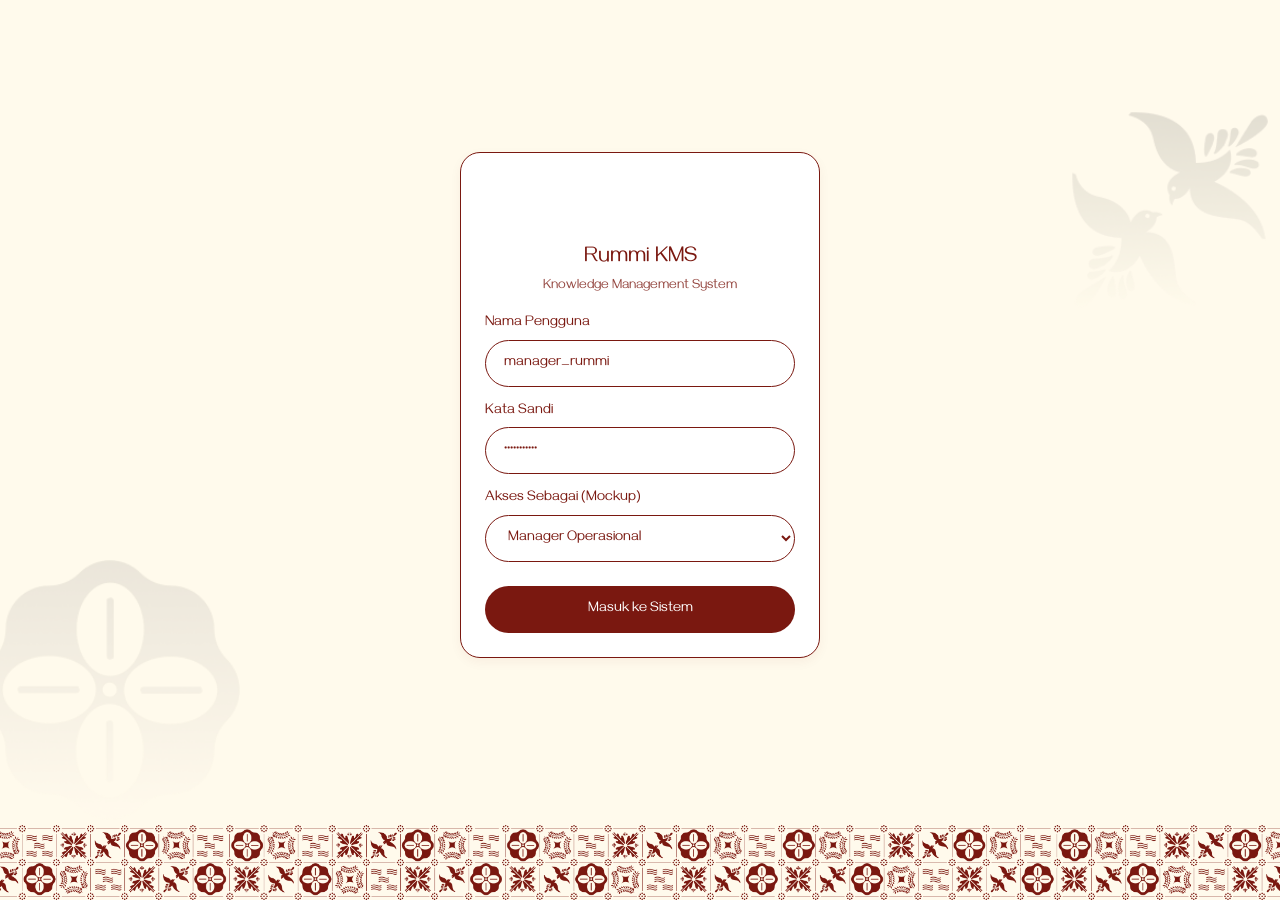
<file: index.html>
<!DOCTYPE html>
<html lang="id">
<head>
    <meta charset="UTF-8">
    <meta name="viewport" content="width=device-width, initial-scale=1.0">
    <title>Masuk - Rummi KMS</title>
    <link rel="preconnect" href="https://fonts.googleapis.com">
    <link rel="preconnect" href="https://fonts.gstatic.com" crossorigin>
    <link href="https://fonts.googleapis.com/css2?family=Gayathri:wght@400;700&display=swap" rel="stylesheet">
    <link rel="stylesheet" href="./assets/css/style.css">
</head>
<body>

    <!-- Ornamen Latar Belakang -->
    <div class="ornament-bg-top">
        <img src="assets/img/burung.png" alt="" onerror="this.style.display='none';">
    </div>
    <div class="ornament-bg-bottom">
        <img src="assets/img/kopi.png" alt="" onerror="this.style.display='none';">
    </div>

    <main class="staff-container" style="justify-content: center; min-height: 100vh; padding-top: 20px;">
        <!-- Kartu Login Form -->
        <div class="staff-detail-card" style="max-width: 360px; text-align: center;">
            <div style="margin-bottom: 16px;">
                <img src="assets/img/logo.png" alt="Rummi Logo" style="max-width: 130px; height: auto;" onerror="this.style.display='none';">
                <h1 class="form-card-title" style="margin-top: 10px; margin-bottom: 2px;">Rummi KMS</h1>
                <p style="font-size: 0.9rem; color: #7A1810; opacity: 0.8;">Knowledge Management System</p>
            </div>

            <form onsubmit="handleLoginSubmit(event)" class="user-pill-form">
                <div class="form-group-custom">
                    <label class="form-label-custom">Nama Pengguna</label>
                    <input type="text" id="username" class="input-pill-small" value="manager_rummi" placeholder="Username..." required>
                </div>

                <div class="form-group-custom">
                    <label class="form-label-custom">Kata Sandi</label>
                    <input type="password" id="password" class="input-pill-small" value="password123" placeholder="Kata sandi..." required>
                </div>

                <div class="form-group-custom">
                    <label class="form-label-custom">Akses Sebagai (Mockup)</label>
                    <select id="userRole" class="input-pill-small select-pill">
                        <option value="Manager">Manager Operasional</option>
                        <option value="Staff">Staf Bar / Barista</option>
                    </select>
                </div>

                <button type="submit" class="btn-submit-pill" style="margin-top: 10px;">
                    Masuk ke Sistem
                </button>
            </form>
        </div>
    </main>

    <!-- Pita Batik Bawah Statis -->
    <div class="bottom-batik-band"></div>

    <script>
        function handleLoginSubmit(e) {
            e.preventDefault();
            const role = document.getElementById('userRole').value;
            localStorage.setItem('rummi_user_role', role.toLowerCase());
            
            // Redirect sesuai pilihan role
            if (role === 'Manager') {
                window.location.href = 'dashboard.html';
            } else {
                window.location.href = 'catalog.html';
            }
        }
    </script>
</body>
</html>
</file>
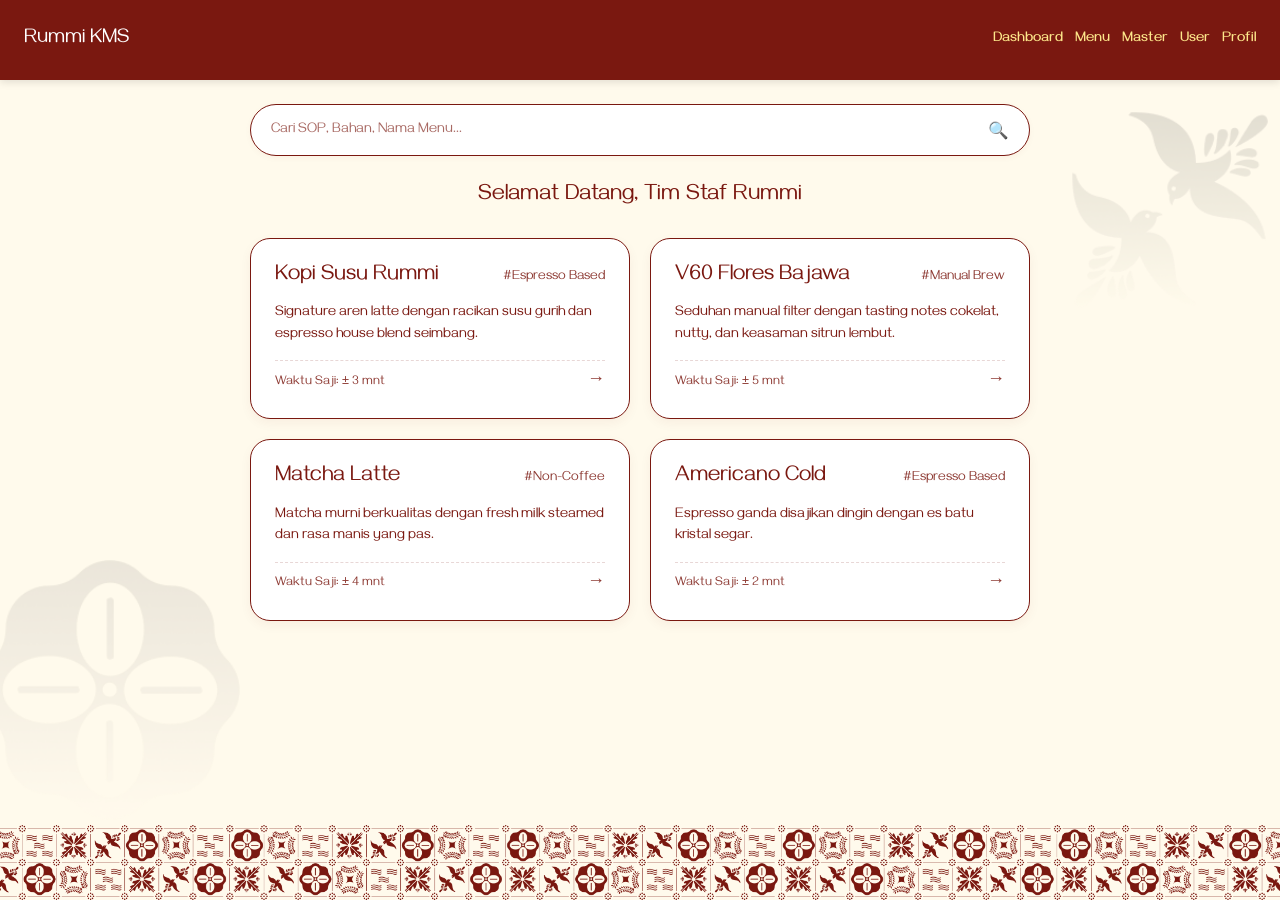
<file: catalog.html>
<!DOCTYPE html>
<html lang="id">
<head>
    <meta charset="UTF-8">
    <meta name="viewport" content="width=device-width, initial-scale=1.0">
    <title>Katalog Menu & SOP - Rummi</title>
    <!-- Google Fonts Gayathri sesuai style.css -->
    <link rel="preconnect" href="https://fonts.googleapis.com">
    <link rel="preconnect" href="https://fonts.gstatic.com" crossorigin>
    <link href="https://fonts.googleapis.com/css2?family=Gayathri:wght@400;700&display=swap" rel="stylesheet">
    <link rel="stylesheet" href="./assets/css/style.css">
</head>
<body>

    <!-- Topbar Navigasi Header -->
    <header class="app-topbar">
        <a href="catalog.html" class="topbar-btn">Rummi KMS</a>
        <nav class="topbar-manager-nav">
            <a href="dashboard.html" class="topbar-link">Dashboard</a>
            <a href="menu-manage.html" class="topbar-link">Menu</a>
            <a href="master-manage.html" class="topbar-link">Master</a>
            <a href="user-manage.html" class="topbar-link">User</a>
            <a href="profile.html" class="topbar-link">Profil</a>
        </nav>
    </header>

    <!-- Ornamen Latar Belakang -->
    <div class="ornament-bg-top">
        <img src="assets/img/burung.png" alt="" onerror="this.style.display='none';">
    </div>
    <div class="ornament-bg-bottom">
        <img src="assets/img/kopi.png" alt="" onerror="this.style.display='none';">
    </div>

    <!-- Konten Utama Staf/Manager -->
    <main class="staff-container">
        <!-- Search Bar Kapsul Putih Berbingkai Marun -->
        <form class="search-form-pill" id="searchForm" onsubmit="event.preventDefault(); handleSearch();">
            <input 
                type="text" 
                id="searchInput" 
                class="search-input-pill" 
                placeholder="Cari SOP, Bahan, Nama Menu..." 
                autocomplete="off"
            >
            <button type="submit" class="search-submit-icon" aria-label="Cari">🔍</button>
        </form>

        <!-- Teks Sambutan Pengguna -->
        <div class="welcome-heading">
            Selamat Datang, Tim Staf Rummi
        </div>

        <div class="search-meta" id="searchMeta" style="display: none;">
            Menampilkan hasil untuk: <strong id="searchQueryText"></strong>
            <a href="#" class="reset-link" onclick="resetSearch(event)">✕ Reset</a>
        </div>

        <!-- Grid Kartu Menu -->
        <div class="menu-cards-list" id="menuCardsList">
            <!-- Kartu di-render otomatis melalui JavaScript di bawah -->
        </div>
    </main>

    <!-- Pita Batik Bawah -->
    <div class="bottom-batik-band"></div>

    <script>
        // Mock Data Menu Katalog
        const mockMenus = [
            {
                id: 1,
                name: "Kopi Susu Rummi",
                category_name: "Espresso Based",
                description: "Signature aren latte dengan racikan susu gurih dan espresso house blend seimbang.",
                serving_time_minutes: 3
            },
            {
                id: 2,
                name: "V60 Flores Bajawa",
                category_name: "Manual Brew",
                description: "Seduhan manual filter dengan tasting notes cokelat, nutty, dan keasaman sitrun lembut.",
                serving_time_minutes: 5
            },
            {
                id: 3,
                name: "Matcha Latte",
                category_name: "Non-Coffee",
                description: "Matcha murni berkualitas dengan fresh milk steamed dan rasa manis yang pas.",
                serving_time_minutes: 4
            },
            {
                id: 4,
                name: "Americano Cold",
                category_name: "Espresso Based",
                description: "Espresso ganda disajikan dingin dengan es batu kristal segar.",
                serving_time_minutes: 2
            }
        ];

        function renderMenus(items) {
            const container = document.getElementById('menuCardsList');
            if (!items.length) {
                container.innerHTML = `
                    <div style="text-align: center; color: #94a3b8; padding: 24px 0;">
                        <p>Tidak ditemukan SOP atau formula menu yang sesuai.</p>
                    </div>`;
                return;
            }

            container.innerHTML = items.map(m => `
                <a href="recipe-detail.html?id=${m.id}" class="staff-menu-card">
                    <div class="card-inner">
                        <div class="card-title-row">
                            <h2 class="card-menu-title">${m.name}</h2>
                            ${m.category_name ? `<span class="card-tag">#${m.category_name}</span>` : ''}
                        </div>
                        <p class="card-menu-desc">${m.description}</p>
                        <div class="card-footer-info">
                            <span>Waktu Saji: ± ${m.serving_time_minutes} mnt</span>
                            <span class="card-arrow">&rarr;</span>
                        </div>
                    </div>
                </a>
            `).join('');
        }

        function handleSearch() {
            const query = document.getElementById('searchInput').value.trim().toLowerCase();
            const meta = document.getElementById('searchMeta');
            const queryText = document.getElementById('queryText');

            if (query) {
                meta.style.display = 'block';
                document.getElementById('searchQueryText').textContent = `"${query}"`;
                const filtered = mockMenus.filter(m => 
                    m.name.toLowerCase().includes(query) || 
                    m.description.toLowerCase().includes(query) ||
                    (m.category_name && m.category_name.toLowerCase().includes(query))
                );
                renderMenus(filtered);
            } else {
                meta.style.display = 'none';
                renderMenus(mockMenus);
            }
        }

        function resetSearch(e) {
            e.preventDefault();
            document.getElementById('searchInput').value = '';
            document.getElementById('searchMeta').style.display = 'none';
            renderMenus(mockMenus);
        }

        // Jalankan render awal saat halaman dimuat
        document.addEventListener('DOMContentLoaded', () => {
            renderMenus(mockMenus);
        });
    </script>
</body>
</html>
</file>
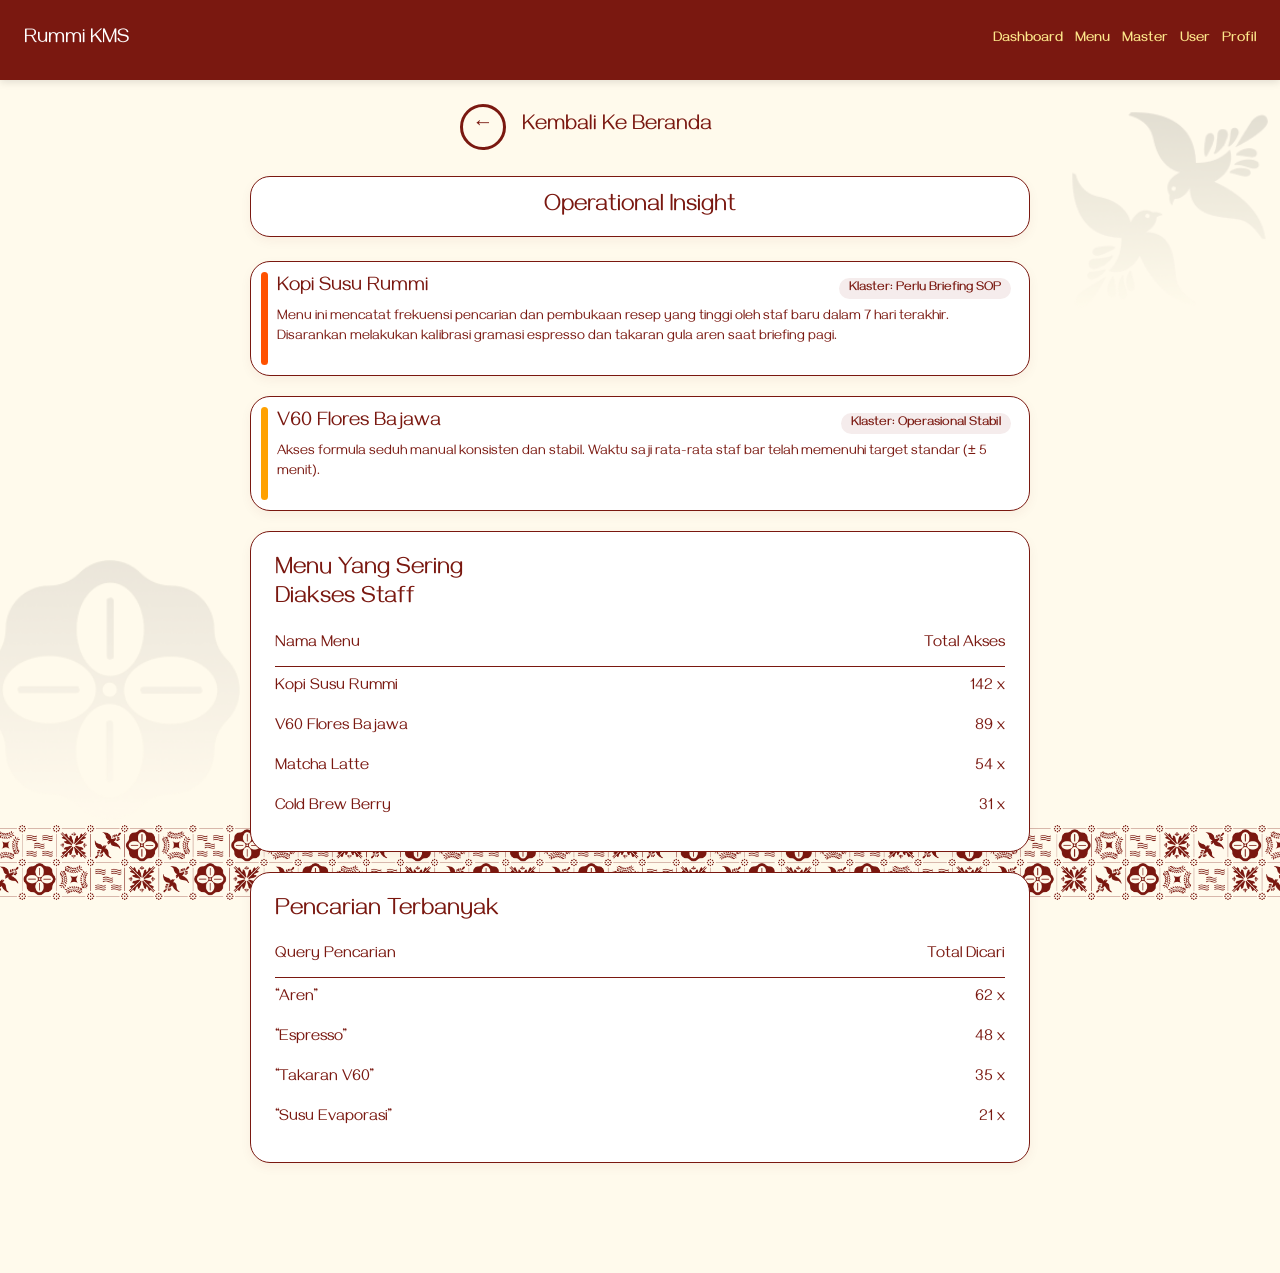
<file: dashboard.html>
<!DOCTYPE html>
<html lang="id">
<head>
    <meta charset="UTF-8">
    <meta name="viewport" content="width=device-width, initial-scale=1.0">
    <title>Operational Insight Dashboard - Rummi KMS</title>
    <link rel="preconnect" href="https://fonts.googleapis.com">
    <link rel="preconnect" href="https://fonts.gstatic.com" crossorigin>
    <link href="https://fonts.googleapis.com/css2?family=Gayathri:wght@400;700&display=swap" rel="stylesheet">
    <link rel="stylesheet" href="./assets/css/style.css">
</head>
<body>

    <!-- Topbar Navigasi -->
    <header class="app-topbar">
        <a href="catalog.html" class="topbar-btn">Rummi KMS</a>
        <nav class="topbar-manager-nav">
            <a href="dashboard.html" class="topbar-link">Dashboard</a>
            <a href="menu-manage.html" class="topbar-link">Menu</a>
            <a href="master-manage.html" class="topbar-link">Master</a>
            <a href="user-manage.html" class="topbar-link">User</a>
            <a href="profile.html" class="topbar-link">Profil</a>
        </nav>
    </header>

    <!-- Ornamen Latar Belakang Statis -->
    <div class="ornament-bg-top">
        <img src="assets/img/burung.png" alt="" onerror="this.style.display='none';">
    </div>
    <div class="ornament-bg-bottom">
        <img src="assets/img/kopi.png" alt="" onerror="this.style.display='none';">
    </div>

    <main class="staff-container detail-page-flow">
        <!-- Tombol Kembali Bundar Marun -->
        <div class="back-nav-row" style="max-width: 360px;">
            <a href="catalog.html" class="back-circle-btn" title="Kembali ke Beranda">
                &larr;
            </a>
            <span class="back-nav-label">Kembali Ke Beranda</span>
        </div>

        <!-- KARTU 1: HEADER JUDUL DASHBOARD -->
        <div class="staff-detail-card dashboard-badge-header">
            <h1 class="dashboard-badge-title">Operational Insight</h1>
        </div>

        <!-- KARTU 2 & 3: HASIL KLASTER & ANALISIS LOG OPERASIONAL -->
        <div class="staff-detail-card insight-card-item">
            <!-- Bar Indikator Oranye Klaster Intensif -->
            <div class="cluster-indicator-bar" style="background-color: #FF5100;"></div>

            <div class="insight-content-body">
                <div class="insight-header-row">
                    <h2 class="insight-menu-name">Kopi Susu Rummi</h2>
                    <span class="insight-cluster-label">Klaster: Perlu Briefing SOP</span>
                </div>
                <p class="insight-description-text">
                    Menu ini mencatat frekuensi pencarian dan pembukaan resep yang tinggi oleh staf baru dalam 7 hari terakhir. Disarankan melakukan kalibrasi gramasi espresso dan takaran gula aren saat briefing pagi.
                </p>
            </div>
        </div>

        <div class="staff-detail-card insight-card-item">
            <!-- Bar Indikator Kuning/Emas Klaster Stabil -->
            <div class="cluster-indicator-bar" style="background-color: #FFA100;"></div>

            <div class="insight-content-body">
                <div class="insight-header-row">
                    <h2 class="insight-menu-name">V60 Flores Bajawa</h2>
                    <span class="insight-cluster-label">Klaster: Operasional Stabil</span>
                </div>
                <p class="insight-description-text">
                    Akses formula seduh manual konsisten dan stabil. Waktu saji rata-rata staf bar telah memenuhi target standar (± 5 menit).
                </p>
            </div>
        </div>

        <!-- KARTU 4: MENU YANG SERING DIAKSES STAF -->
        <div class="staff-detail-card dashboard-table-card">
            <h2 class="dashboard-table-title">Menu Yang Sering<br>Diakses Staff</h2>

            <div class="dashboard-table-wrap">
                <table class="dashboard-custom-table">
                    <thead>
                        <tr>
                            <th class="th-left">Nama Menu</th>
                            <th class="th-right">Total Akses</th>
                        </tr>
                    </thead>
                    <tbody>
                        <tr>
                            <td class="td-left">Kopi Susu Rummi</td>
                            <td class="td-right">142 x</td>
                        </tr>
                        <tr>
                            <td class="td-left">V60 Flores Bajawa</td>
                            <td class="td-right">89 x</td>
                        </tr>
                        <tr>
                            <td class="td-left">Matcha Latte</td>
                            <td class="td-right">54 x</td>
                        </tr>
                        <tr>
                            <td class="td-left">Cold Brew Berry</td>
                            <td class="td-right">31 x</td>
                        </tr>
                    </tbody>
                </table>
            </div>
        </div>

        <!-- KARTU 5: PENCARIAN TERBANYAK -->
        <div class="staff-detail-card dashboard-table-card">
            <h2 class="dashboard-table-title">Pencarian Terbanyak</h2>

            <div class="dashboard-table-wrap">
                <table class="dashboard-custom-table">
                    <thead>
                        <tr>
                            <th class="th-left">Query Pencarian</th>
                            <th class="th-right">Total Dicari</th>
                        </tr>
                    </thead>
                    <tbody>
                        <tr>
                            <td class="td-left">“Aren”</td>
                            <td class="td-right">62 x</td>
                        </tr>
                        <tr>
                            <td class="td-left">“Espresso”</td>
                            <td class="td-right">48 x</td>
                        </tr>
                        <tr>
                            <td class="td-left">“Takaran V60”</td>
                            <td class="td-right">35 x</td>
                        </tr>
                        <tr>
                            <td class="td-left">“Susu Evaporasi”</td>
                            <td class="td-right">21 x</td>
                        </tr>
                    </tbody>
                </table>
            </div>
        </div>
    </main>

    <!-- Pita Batik Bawah Statis -->
    <div class="bottom-batik-band"></div>
</body>
</html>
</file>
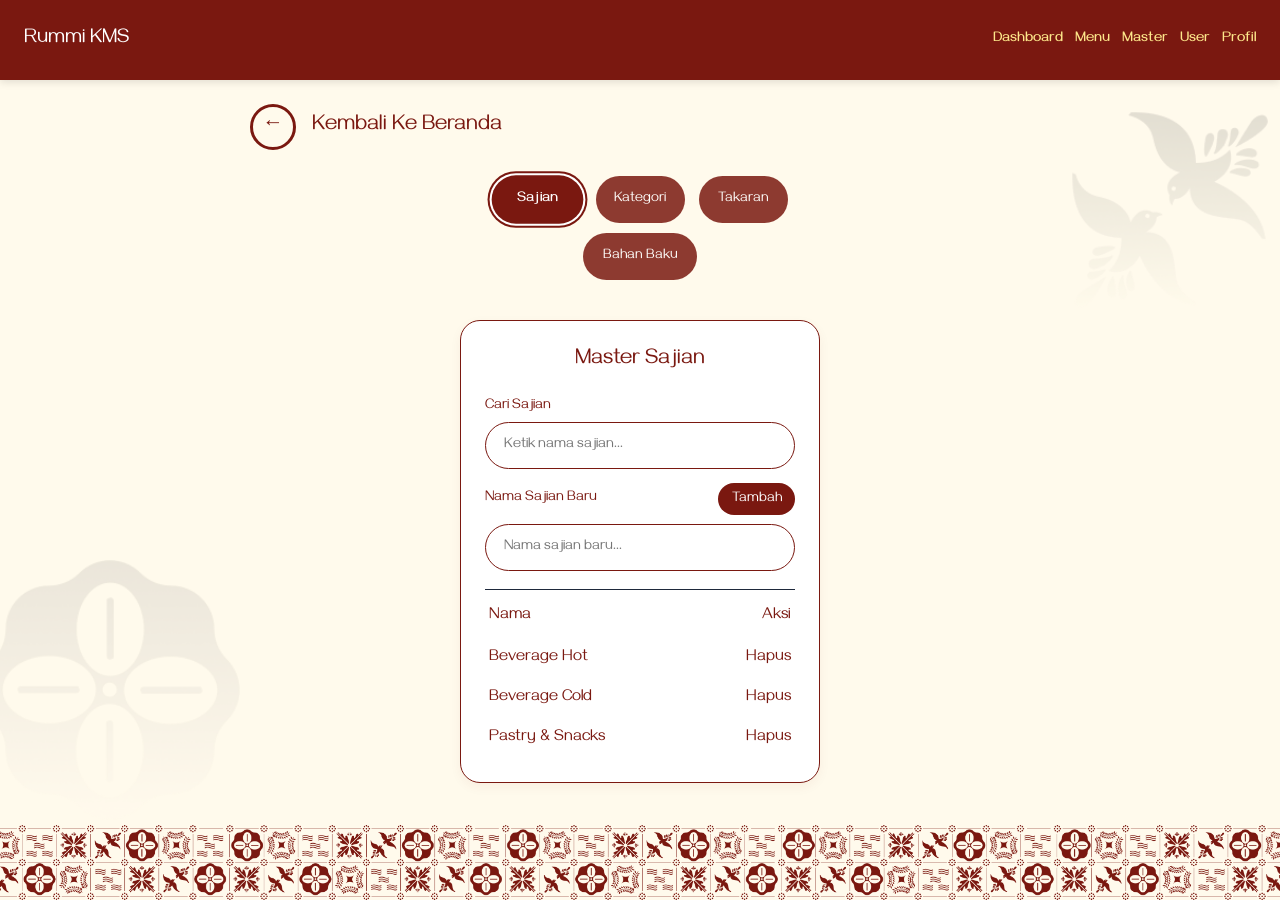
<file: master-manage.html>
<!DOCTYPE html>
<html lang="id">
<head>
    <meta charset="UTF-8">
    <meta name="viewport" content="width=device-width, initial-scale=1.0">
    <title>Master Data - Rummi KMS</title>
    <link rel="preconnect" href="https://fonts.googleapis.com">
    <link rel="preconnect" href="https://fonts.gstatic.com" crossorigin>
    <link href="https://fonts.googleapis.com/css2?family=Gayathri:wght@400;700&display=swap" rel="stylesheet">
    <link rel="stylesheet" href="./assets/css/style.css">
</head>
<body>

    <!-- Topbar Navigasi -->
    <header class="app-topbar">
        <a href="catalog.html" class="topbar-btn">Rummi KMS</a>
        <nav class="topbar-manager-nav">
            <a href="dashboard.html" class="topbar-link">Dashboard</a>
            <a href="menu-manage.html" class="topbar-link">Menu</a>
            <a href="master-manage.html" class="topbar-link">Master</a>
            <a href="user-manage.html" class="topbar-link">User</a>
            <a href="profile.html" class="topbar-link">Profil</a>
        </nav>
    </header>

    <!-- Ornamen Latar Belakang -->
    <div class="ornament-bg-top">
        <img src="assets/img/burung.png" alt="" onerror="this.style.display='none';">
    </div>
    <div class="ornament-bg-bottom">
        <img src="assets/img/kopi.png" alt="" onerror="this.style.display='none';">
    </div>

    <main class="staff-container detail-page-flow">
        <!-- Tombol Kembali Bundar Marun -->
        <div class="back-nav-row">
            <a href="catalog.html" class="back-circle-btn" title="Kembali ke Beranda">
                &larr;
            </a>
            <span class="back-nav-label">Kembali Ke Beranda</span>
        </div>

        <!-- PILIHAN TAB MASTER ENTITAS -->
        <div class="master-tab-group">
            <div class="tab-row-1">
                <button type="button" class="tab-pill active" onclick="switchTab('sajian', this)">Sajian</button>
                <button type="button" class="tab-pill" onclick="switchTab('kategori', this)">Kategori</button>
                <button type="button" class="tab-pill" onclick="switchTab('takaran', this)">Takaran</button>
            </div>
            <div class="tab-row-2">
                <button type="button" class="tab-pill tab-pill-wide" onclick="switchTab('bahan', this)">Bahan Baku</button>
            </div>
        </div>

        <!-- 1. TAB: MASTER SAJIAN -->
        <div id="tab-sajian" class="master-card-section active">
            <div class="staff-detail-card master-card-box">
                <h2 class="form-card-title">Master Sajian</h2>

                <div class="form-group-custom">
                    <label class="form-label-custom">Cari Sajian</label>
                    <input type="text" class="input-pill-small" onkeyup="filterMasterTable(this, 'table-sajian')" placeholder="Ketik nama sajian...">
                </div>

                <form onsubmit="handleQuickAdd(event, 'table-sajian', 'inputSajian')" class="add-master-form">
                    <div class="form-group-custom" style="width: 100%;">
                        <div style="display: flex; justify-content: space-between; align-items: center; margin-bottom: 4px;">
                            <label class="form-label-custom">Nama Sajian Baru</label>
                            <button type="submit" class="btn-quick-add">Tambah</button>
                        </div>
                        <input type="text" id="inputSajian" class="input-pill-small" placeholder="Nama sajian baru..." required>
                    </div>
                </form>

                <div class="master-table-wrap">
                    <table class="master-custom-table" id="table-sajian">
                        <thead>
                            <tr>
                                <th class="th-name">Nama</th>
                                <th class="th-action">Aksi</th>
                            </tr>
                        </thead>
                        <tbody>
                            <tr>
                                <td class="td-name">Beverage Hot</td>
                                <td class="td-action"><a href="#" onclick="deleteTableRow(this, event)" class="link-delete">Hapus</a></td>
                            </tr>
                            <tr>
                                <td class="td-name">Beverage Cold</td>
                                <td class="td-action"><a href="#" onclick="deleteTableRow(this, event)" class="link-delete">Hapus</a></td>
                            </tr>
                            <tr>
                                <td class="td-name">Pastry & Snacks</td>
                                <td class="td-action"><a href="#" onclick="deleteTableRow(this, event)" class="link-delete">Hapus</a></td>
                            </tr>
                        </tbody>
                    </table>
                </div>
            </div>
        </div>

        <!-- 2. TAB: MASTER KATEGORI -->
        <div id="tab-kategori" class="master-card-section">
            <div class="staff-detail-card master-card-box">
                <h2 class="form-card-title">Master Kategori</h2>

                <div class="form-group-custom">
                    <label class="form-label-custom">Cari Kategori</label>
                    <input type="text" class="input-pill-small" onkeyup="filterMasterTable(this, 'table-kategori')" placeholder="Ketik nama kategori...">
                </div>

                <form onsubmit="handleCategoryAdd(event)" class="add-master-form">
                    <div class="form-group-custom" style="width: 100%;">
                        <label class="form-label-custom">Pilih Sajian</label>
                        <select id="selectCatSajian" class="input-pill-small select-pill" required>
                            <option value="Beverage Cold">Beverage Cold</option>
                            <option value="Beverage Hot">Beverage Hot</option>
                            <option value="Pastry & Snacks">Pastry & Snacks</option>
                        </select>
                    </div>
                    <div class="form-group-custom" style="width: 100%; margin-top: 10px;">
                        <div style="display: flex; justify-content: space-between; align-items: center; margin-bottom: 4px;">
                            <label class="form-label-custom">Nama Kategori Baru</label>
                            <button type="submit" class="btn-quick-add">Tambah</button>
                        </div>
                        <input type="text" id="inputCatName" class="input-pill-small" placeholder="Nama kategori baru..." required>
                    </div>
                </form>

                <div class="master-table-wrap">
                    <table class="master-custom-table" id="table-kategori">
                        <thead>
                            <tr>
                                <th class="th-name">Kategori (Sajian)</th>
                                <th class="th-action">Aksi</th>
                            </tr>
                        </thead>
                        <tbody>
                            <tr>
                                <td class="td-name">Espresso Based <small style="color: #64748b;">(Beverage Cold)</small></td>
                                <td class="td-action"><a href="#" onclick="deleteTableRow(this, event)" class="link-delete">Hapus</a></td>
                            </tr>
                            <tr>
                                <td class="td-name">Manual Brew <small style="color: #64748b;">(Beverage Hot)</small></td>
                                <td class="td-action"><a href="#" onclick="deleteTableRow(this, event)" class="link-delete">Hapus</a></td>
                            </tr>
                            <tr>
                                <td class="td-name">Signature Mocktail <small style="color: #64748b;">(Beverage Cold)</small></td>
                                <td class="td-action"><a href="#" onclick="deleteTableRow(this, event)" class="link-delete">Hapus</a></td>
                            </tr>
                        </tbody>
                    </table>
                </div>
            </div>
        </div>

        <!-- 3. TAB: MASTER TAKARAN -->
        <div id="tab-takaran" class="master-card-section">
            <div class="staff-detail-card master-card-box">
                <h2 class="form-card-title">Master Satuan Takaran</h2>

                <div class="form-group-custom">
                    <label class="form-label-custom">Cari Satuan</label>
                    <input type="text" class="input-pill-small" onkeyup="filterMasterTable(this, 'table-takaran')" placeholder="Ketik nama atau singkatan...">
                </div>

                <form onsubmit="handleUnitAdd(event)" class="add-master-form">
                    <div style="display: flex; justify-content: space-between; align-items: center; margin-bottom: 4px;">
                        <label class="form-label-custom">Nama & Singkatan Baru</label>
                        <button type="submit" class="btn-quick-add">Tambah</button>
                    </div>
                    <div style="display: flex; gap: 8px;">
                        <input type="text" id="inputUnitName" class="input-pill-small" style="flex: 2;" placeholder="Nama (cth: Mililiter)" required>
                        <input type="text" id="inputUnitAbbr" class="input-pill-small" style="flex: 1;" placeholder="Singkatan (ml)" required>
                    </div>
                </form>

                <div class="master-table-wrap">
                    <table class="master-custom-table" id="table-takaran">
                        <thead>
                            <tr>
                                <th class="th-name">Satuan</th>
                                <th class="th-action">Aksi</th>
                            </tr>
                        </thead>
                        <tbody>
                            <tr>
                                <td class="td-name">Mililiter (ml)</td>
                                <td class="td-action"><a href="#" onclick="deleteTableRow(this, event)" class="link-delete">Hapus</a></td>
                            </tr>
                            <tr>
                                <td class="td-name">Gram (gr)</td>
                                <td class="td-action"><a href="#" onclick="deleteTableRow(this, event)" class="link-delete">Hapus</a></td>
                            </tr>
                            <tr>
                                <td class="td-name">Sendok Takar (pump)</td>
                                <td class="td-action"><a href="#" onclick="deleteTableRow(this, event)" class="link-delete">Hapus</a></td>
                            </tr>
                        </tbody>
                    </table>
                </div>
            </div>
        </div>

        <!-- 4. TAB: MASTER BAHAN BAKU -->
        <div id="tab-bahan" class="master-card-section">
            <div class="staff-detail-card master-card-box">
                <h2 class="form-card-title">Master Bahan Baku</h2>

                <div class="form-group-custom">
                    <label class="form-label-custom">Cari Bahan Baku</label>
                    <input type="text" class="input-pill-small" onkeyup="filterMasterTable(this, 'table-bahan')" placeholder="Ketik nama bahan...">
                </div>

                <form onsubmit="handleQuickAdd(event, 'table-bahan', 'inputBahan')" class="add-master-form">
                    <div class="form-group-custom" style="width: 100%;">
                        <div style="display: flex; justify-content: space-between; align-items: center; margin-bottom: 4px;">
                            <label class="form-label-custom">Nama Bahan Baku Baru</label>
                            <button type="submit" class="btn-quick-add">Tambah</button>
                        </div>
                        <input type="text" id="inputBahan" class="input-pill-small" placeholder="Nama bahan baru..." required>
                    </div>
                </form>

                <div class="master-table-wrap">
                    <table class="master-custom-table" id="table-bahan">
                        <thead>
                            <tr>
                                <th class="th-name">Nama Bahan</th>
                                <th class="th-action">Aksi</th>
                            </tr>
                        </thead>
                        <tbody>
                            <tr>
                                <td class="td-name">Espresso House Blend</td>
                                <td class="td-action"><a href="#" onclick="deleteTableRow(this, event)" class="link-delete">Hapus</a></td>
                            </tr>
                            <tr>
                                <td class="td-name">Fresh Milk Pasteurised</td>
                                <td class="td-action"><a href="#" onclick="deleteTableRow(this, event)" class="link-delete">Hapus</a></td>
                            </tr>
                            <tr>
                                <td class="td-name">Sirup Gula Aren Rummi</td>
                                <td class="td-action"><a href="#" onclick="deleteTableRow(this, event)" class="link-delete">Hapus</a></td>
                            </tr>
                        </tbody>
                    </table>
                </div>
            </div>
        </div>
    </main>

    <!-- Pita Batik Bawah -->
    <div class="bottom-batik-band"></div>

    <script>
        function switchTab(tabName, btnElement) {
            document.querySelectorAll('.master-card-section').forEach(sec => sec.classList.remove('active'));
            document.querySelectorAll('.tab-pill').forEach(btn => btn.classList.remove('active'));

            document.getElementById('tab-' + tabName).classList.add('active');
            btnElement.classList.add('active');
        }

        function filterMasterTable(input, tableId) {
            const filter = input.value.toLowerCase();
            const rows = document.querySelectorAll('#' + tableId + ' tbody tr');
            rows.forEach(row => {
                const text = row.querySelector('.td-name')?.textContent.toLowerCase() || '';
                row.style.display = text.includes(filter) ? '' : 'none';
            });
        }

        function deleteTableRow(link, e) {
            e.preventDefault();
            if (confirm('Hapus item ini dari data master?')) {
                link.closest('tr').remove();
            }
        }

        function handleQuickAdd(e, tableId, inputId) {
            e.preventDefault();
            const input = document.getElementById(inputId);
            const val = input.value.trim();
            if (!val) return;

            const tbody = document.querySelector('#' + tableId + ' tbody');
            const row = document.createElement('tr');
            row.innerHTML = `
                <td class="td-name">${val}</td>
                <td class="td-action"><a href="#" onclick="deleteTableRow(this, event)" class="link-delete">Hapus</a></td>
            `;
            tbody.prepend(row);
            input.value = '';
        }

        function handleCategoryAdd(e) {
            e.preventDefault();
            const name = document.getElementById('inputCatName').value.trim();
            const sajian = document.getElementById('selectCatSajian').value;
            if (!name) return;

            const tbody = document.querySelector('#table-kategori tbody');
            const row = document.createElement('tr');
            row.innerHTML = `
                <td class="td-name">${name} <small style="color: #64748b;">(${sajian})</small></td>
                <td class="td-action"><a href="#" onclick="deleteTableRow(this, event)" class="link-delete">Hapus</a></td>
            `;
            tbody.prepend(row);
            document.getElementById('inputCatName').value = '';
        }

        function handleUnitAdd(e) {
            e.preventDefault();
            const name = document.getElementById('inputUnitName').value.trim();
            const abbr = document.getElementById('inputUnitAbbr').value.trim();
            if (!name || !abbr) return;

            const tbody = document.querySelector('#table-takaran tbody');
            const row = document.createElement('tr');
            row.innerHTML = `
                <td class="td-name">${name} (${abbr})</td>
                <td class="td-action"><a href="#" onclick="deleteTableRow(this, event)" class="link-delete">Hapus</a></td>
            `;
            tbody.prepend(row);
            document.getElementById('inputUnitName').value = '';
            document.getElementById('inputUnitAbbr').value = '';
        }
    </script>
</body>
</html>
</file>
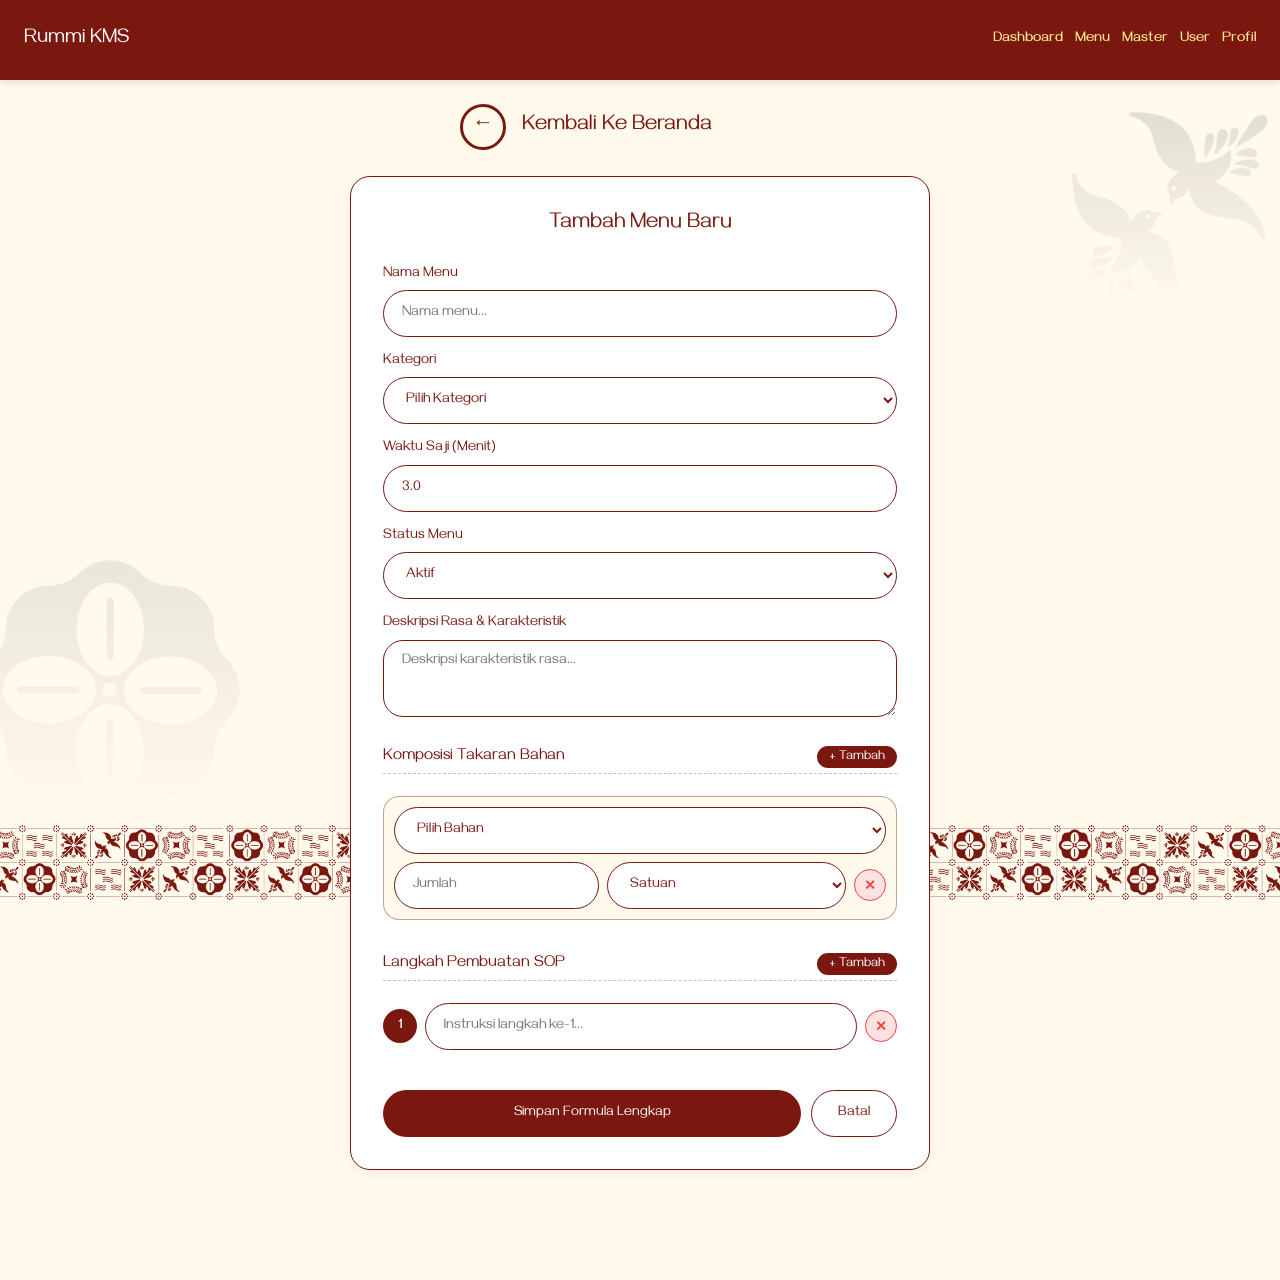
<file: menu-form.html>
<!DOCTYPE html>
<html lang="id">
<head>
    <meta charset="UTF-8">
    <meta name="viewport" content="width=device-width, initial-scale=1.0">
    <title>Form Formula Menu - Rummi KMS</title>
    <link rel="preconnect" href="https://fonts.googleapis.com">
    <link rel="preconnect" href="https://fonts.gstatic.com" crossorigin>
    <link href="https://fonts.googleapis.com/css2?family=Gayathri:wght@400;700&display=swap" rel="stylesheet">
    <link rel="stylesheet" href="./assets/css/style.css">
</head>
<body>

    <!-- Topbar Navigasi -->
    <header class="app-topbar">
        <a href="catalog.html" class="topbar-btn">Rummi KMS</a>
        <nav class="topbar-manager-nav">
            <a href="dashboard.html" class="topbar-link">Dashboard</a>
            <a href="menu-manage.html" class="topbar-link">Menu</a>
            <a href="master-manage.html" class="topbar-link">Master</a>
            <a href="user-manage.html" class="topbar-link">User</a>
            <a href="profile.html" class="topbar-link">Profil</a>
        </nav>
    </header>

    <!-- Ornamen Latar Belakang -->
    <div class="ornament-bg-top">
        <img src="assets/img/burung.png" alt="" onerror="this.style.display='none';">
    </div>
    <div class="ornament-bg-bottom">
        <img src="assets/img/kopi.png" alt="" onerror="this.style.display='none';">
    </div>

    <main class="staff-container detail-page-flow">
        <!-- Tombol Kembali Bundar Marun -->
        <div class="back-nav-row" style="max-width: 360px;">
            <a href="menu-manage.html" class="back-circle-btn" title="Kembali ke Kelola Menu">
                &larr;
            </a>
            <span class="back-nav-label">Kembali Ke Beranda</span>
        </div>

        <!-- KARTU FORMULA MENU -->
        <div class="staff-detail-card menu-form-card">
            <h1 class="form-card-title" id="formTitle" style="margin-bottom: 22px;">
                Tambah Menu Baru
            </h1>

            <form onsubmit="handleFormSubmit(event)" class="user-pill-form">
                <!-- Nama Menu -->
                <div class="form-group-custom">
                    <label class="form-label-custom">Nama Menu</label>
                    <input type="text" id="menuName" class="input-pill-small" placeholder="Nama menu..." required>
                </div>

                <!-- Kategori -->
                <div class="form-group-custom">
                    <label class="form-label-custom">Kategori</label>
                    <select id="menuCat" class="input-pill-small select-pill" required>
                        <option value="">Pilih Kategori</option>
                        <option value="Espresso Based">Espresso Based (Beverage Cold)</option>
                        <option value="Manual Brew">Manual Brew (Beverage Hot)</option>
                        <option value="Signature Mocktail">Signature Mocktail (Beverage Cold)</option>
                        <option value="Non-Coffee">Non-Coffee (Beverage Hot)</option>
                    </select>
                </div>

                <!-- Waktu Saji -->
                <div class="form-group-custom">
                    <label class="form-label-custom">Waktu Saji (Menit)</label>
                    <input type="number" step="0.5" id="servingTime" class="input-pill-small" placeholder="cth: 3.5" value="3.0" required>
                </div>

                <!-- Status Menu -->
                <div class="form-group-custom" id="statusGroup">
                    <label class="form-label-custom">Status Menu</label>
                    <select id="menuStatus" class="input-pill-small select-pill">
                        <option value="active">Aktif</option>
                        <option value="inactive">Non Aktif</option>
                    </select>
                </div>

                <!-- Deskripsi -->
                <div class="form-group-custom">
                    <label class="form-label-custom">Deskripsi Rasa & Karakteristik</label>
                    <textarea id="menuDesc" class="input-pill-small textarea-pill" placeholder="Deskripsi karakteristik rasa..." rows="3" required></textarea>
                </div>

                <!-- KOMPOSISI TAKARAN BAHAN -->
                <div class="section-divider-title">
                    <span>Komposisi Takaran Bahan</span>
                    <button type="button" class="btn-mini-maroon" onclick="addIngredientRow()">+ Tambah</button>
                </div>

                <div id="ingredient-container" class="dynamic-group-wrapper">
                    <div class="ingredient-card-item">
                        <select class="input-pill-small select-pill" required>
                            <option value="">Pilih Bahan</option>
                            <option value="Espresso House Blend">Espresso House Blend</option>
                            <option value="Fresh Milk">Fresh Milk</option>
                            <option value="Susu Evaporasi">Susu Evaporasi</option>
                            <option value="Sirup Gula Aren Rummi">Sirup Gula Aren Rummi</option>
                            <option value="Es Batu Kristal">Es Batu Kristal</option>
                        </select>
                        <div class="ingredient-measure-row">
                            <input type="number" step="0.01" class="input-pill-small" placeholder="Jumlah" required style="flex: 1;">
                            <select class="input-pill-small select-pill" required style="flex: 1.2;">
                                <option value="">Satuan</option>
                                <option value="ml">ml (Mililiter)</option>
                                <option value="gr">gr (Gram)</option>
                                <option value="pump">pump (Sendok Takar)</option>
                            </select>
                            <button type="button" class="btn-remove-circle" onclick="removeIngredientRow(this)" title="Hapus bahan">✕</button>
                        </div>
                    </div>
                </div>

                <!-- LANGKAH PEMBUATAN SOP -->
                <div class="section-divider-title" style="margin-top: 10px;">
                    <span>Langkah Pembuatan SOP</span>
                    <button type="button" class="btn-mini-maroon" onclick="addStepRow()">+ Tambah</button>
                </div>

                <div id="step-container" class="dynamic-group-wrapper">
                    <div class="step-card-item">
                        <div class="step-circle-badge-small">1</div>
                        <input type="text" class="input-pill-small" placeholder="Instruksi langkah ke-1..." required style="flex: 1;">
                        <button type="button" class="btn-remove-circle" onclick="removeStepRow(this)" title="Hapus langkah">✕</button>
                    </div>
                </div>

                <!-- TOMBOL SIMPAN & BATAL -->
                <div class="form-submit-row">
                    <button type="submit" class="btn-pill-submit-form">
                        Simpan Formula Lengkap
                    </button>
                    <a href="menu-manage.html" class="btn-pill-cancel-form">
                        Batal
                    </a>
                </div>
            </form>
        </div>
    </main>

    <!-- Pita Batik Bawah -->
    <div class="bottom-batik-band"></div>

    <script>
        function renumberSteps() {
            const badges = document.querySelectorAll('#step-container .step-circle-badge-small');
            badges.forEach((b, index) => {
                b.innerText = index + 1;
            });
        }

        function addIngredientRow() {
            const container = document.getElementById('ingredient-container');
            const firstItem = container.querySelector('.ingredient-card-item');
            const clone = firstItem.cloneNode(true);
            clone.querySelectorAll('select').forEach(s => s.selectedIndex = 0);
            clone.querySelector('input').value = '';
            container.appendChild(clone);
        }

        function removeIngredientRow(btn) {
            const items = document.querySelectorAll('#ingredient-container .ingredient-card-item');
            if (items.length > 1) {
                btn.closest('.ingredient-card-item').remove();
            } else {
                alert('Minimal harus terdapat 1 bahan komposisi.');
            }
        }

        function addStepRow() {
            const container = document.getElementById('step-container');
            const firstItem = container.querySelector('.step-card-item');
            const clone = firstItem.cloneNode(true);
            clone.querySelector('input').value = '';
            container.appendChild(clone);
            renumberSteps();
        }

        function removeStepRow(btn) {
            const items = document.querySelectorAll('#step-container .step-card-item');
            if (items.length > 1) {
                btn.closest('.step-card-item').remove();
                renumberSteps();
            } else {
                alert('Minimal harus terdapat 1 tahapan langkah pembuatan SOP.');
            }
        }

        function handleFormSubmit(e) {
            e.preventDefault();
            alert('Mockup: Formula resep SOP berhasil disimpan!');
            window.location.href = 'menu-manage.html';
        }

        // Cek mode edit via URL parameter
        document.addEventListener('DOMContentLoaded', () => {
            const urlParams = new URLSearchParams(window.location.search);
            if (urlParams.has('id')) {
                document.getElementById('formTitle').textContent = 'Sunting Formula Menu';
                document.getElementById('menuName').value = 'Kopi Susu Rummi';
                document.getElementById('menuCat').value = 'Espresso Based';
                document.getElementById('servingTime').value = '3.0';
                document.getElementById('menuDesc').value = 'Signature aren latte dengan racikan susu gurih dan espresso house blend seimbang.';
            }
        });
    </script>
</body>
</html>
</file>
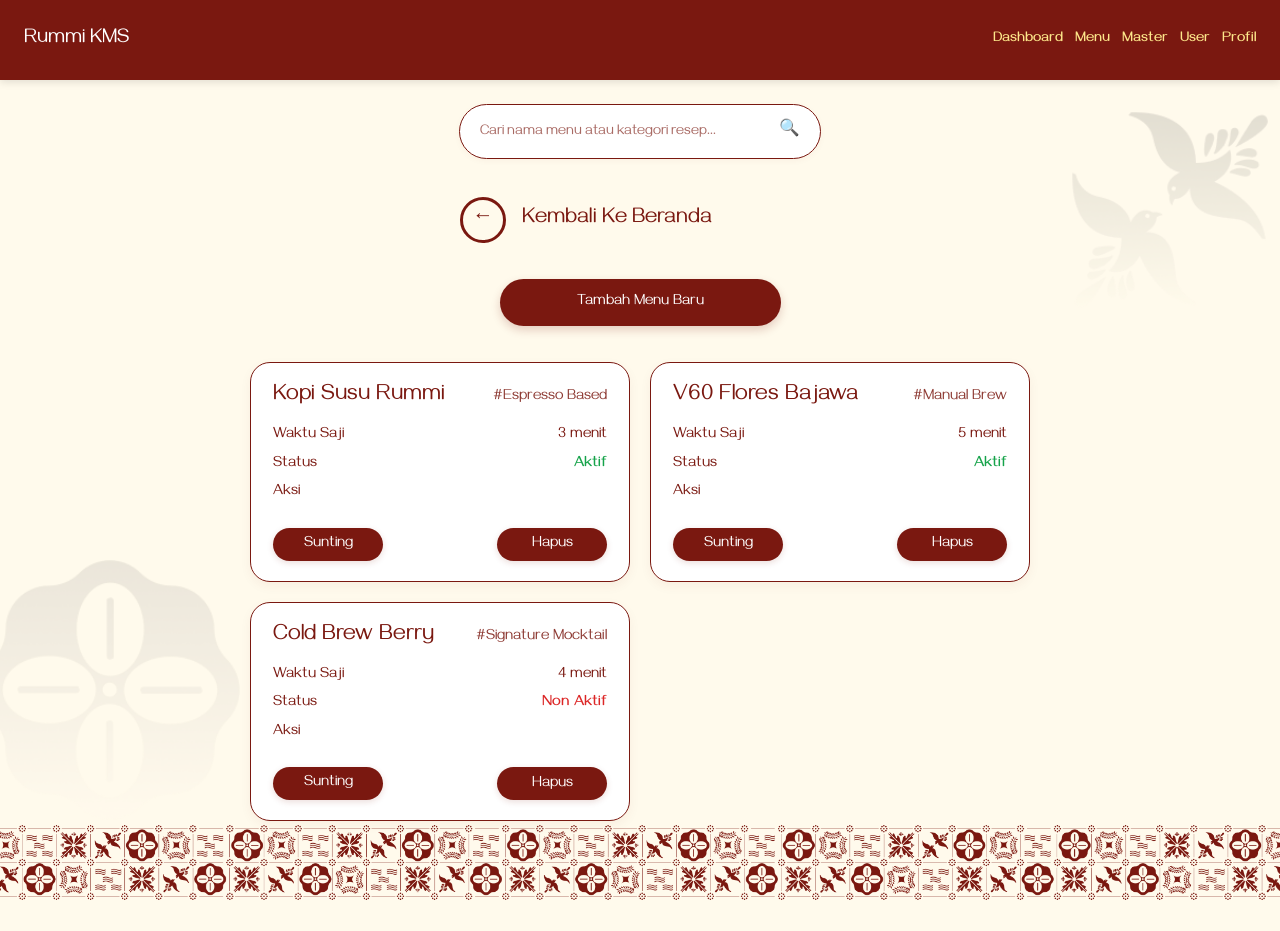
<file: menu-manage.html>
<!DOCTYPE html>
<html lang="id">
<head>
    <meta charset="UTF-8">
    <meta name="viewport" content="width=device-width, initial-scale=1.0">
    <title>Kelola Formula Menu - Rummi KMS</title>
    <link rel="preconnect" href="https://fonts.googleapis.com">
    <link rel="preconnect" href="https://fonts.gstatic.com" crossorigin>
    <link href="https://fonts.googleapis.com/css2?family=Gayathri:wght@400;700&display=swap" rel="stylesheet">
    <link rel="stylesheet" href="./assets/css/style.css">
</head>
<body>

    <!-- Topbar Navigasi -->
    <header class="app-topbar">
        <a href="catalog.html" class="topbar-btn">Rummi KMS</a>
        <nav class="topbar-manager-nav">
            <a href="dashboard.html" class="topbar-link">Dashboard</a>
            <a href="menu-manage.html" class="topbar-link">Menu</a>
            <a href="master-manage.html" class="topbar-link">Master</a>
            <a href="user-manage.html" class="topbar-link">User</a>
            <a href="profile.html" class="topbar-link">Profil</a>
        </nav>
    </header>

    <!-- Ornamen Latar Belakang -->
    <div class="ornament-bg-top">
        <img src="assets/img/burung.png" alt="" onerror="this.style.display='none';">
    </div>
    <div class="ornament-bg-bottom">
        <img src="assets/img/kopi.png" alt="" onerror="this.style.display='none';">
    </div>

    <main class="staff-container detail-page-flow">
        <!-- Search Bar Kapsul Putih -->
        <div class="search-form-pill" style="max-width: 362px; height: 55px; margin-bottom: 18px;">
            <input 
                type="text" 
                id="searchMenuAdminInput" 
                onkeyup="filterManagerMenuCards()" 
                class="search-input-pill" 
                placeholder="Cari nama menu atau kategori resep..."
                autocomplete="off"
            >
            <span class="search-submit-icon">🔍</span>
        </div>

        <!-- Tombol Kembali Bundar Marun -->
        <div class="back-nav-row" style="max-width: 360px;">
            <a href="catalog.html" class="back-circle-btn" title="Kembali ke Beranda">
                &larr;
            </a>
            <span class="back-nav-label">Kembali Ke Beranda</span>
        </div>

        <!-- Tombol Tambah Menu Baru Kapsul Marun -->
        <div style="width: 100%; max-width: 360px; display: flex; justify-content: center; margin: 10px 0 16px 0;">
            <a href="menu-form.html" class="btn-capsule-add-menu">
                Tambah Menu Baru
            </a>
        </div>

        <!-- DAFTAR KARTU MENU MANAJER -->
        <div class="manager-menu-list" id="managerMenuList">
            <div class="manager-recipe-card">
                <div class="card-recipe-header">
                    <h2 class="card-recipe-title">Kopi Susu Rummi</h2>
                    <span class="card-recipe-tag">#Espresso Based</span>
                </div>
                <div class="card-recipe-row">
                    <span class="recipe-label">Waktu Saji</span>
                    <span class="recipe-value">3 menit</span>
                </div>
                <div class="card-recipe-row">
                    <span class="recipe-label">Status</span>
                    <span class="recipe-value status-badge-text status-active">Aktif</span>
                </div>
                <div class="card-recipe-row" style="margin-bottom: 8px;">
                    <span class="recipe-label">Aksi</span>
                </div>
                <div class="card-recipe-actions">
                    <a href="menu-form.html?id=1" class="btn-recipe-action">Sunting</a>
                    <button type="button" onclick="confirmDeleteMenu(this, 'Kopi Susu Rummi')" class="btn-recipe-action" style="border:none; cursor:pointer;">Hapus</button>
                </div>
            </div>

            <div class="manager-recipe-card">
                <div class="card-recipe-header">
                    <h2 class="card-recipe-title">V60 Flores Bajawa</h2>
                    <span class="card-recipe-tag">#Manual Brew</span>
                </div>
                <div class="card-recipe-row">
                    <span class="recipe-label">Waktu Saji</span>
                    <span class="recipe-value">5 menit</span>
                </div>
                <div class="card-recipe-row">
                    <span class="recipe-label">Status</span>
                    <span class="recipe-value status-badge-text status-active">Aktif</span>
                </div>
                <div class="card-recipe-row" style="margin-bottom: 8px;">
                    <span class="recipe-label">Aksi</span>
                </div>
                <div class="card-recipe-actions">
                    <a href="menu-form.html?id=2" class="btn-recipe-action">Sunting</a>
                    <button type="button" onclick="confirmDeleteMenu(this, 'V60 Flores Bajawa')" class="btn-recipe-action" style="border:none; cursor:pointer;">Hapus</button>
                </div>
            </div>

            <div class="manager-recipe-card">
                <div class="card-recipe-header">
                    <h2 class="card-recipe-title">Cold Brew Berry</h2>
                    <span class="card-recipe-tag">#Signature Mocktail</span>
                </div>
                <div class="card-recipe-row">
                    <span class="recipe-label">Waktu Saji</span>
                    <span class="recipe-value">4 menit</span>
                </div>
                <div class="card-recipe-row">
                    <span class="recipe-label">Status</span>
                    <span class="recipe-value status-badge-text status-inactive">Non Aktif</span>
                </div>
                <div class="card-recipe-row" style="margin-bottom: 8px;">
                    <span class="recipe-label">Aksi</span>
                </div>
                <div class="card-recipe-actions">
                    <a href="menu-form.html?id=3" class="btn-recipe-action">Sunting</a>
                    <button type="button" onclick="confirmDeleteMenu(this, 'Cold Brew Berry')" class="btn-recipe-action" style="border:none; cursor:pointer;">Hapus</button>
                </div>
            </div>
        </div>
    </main>

    <!-- Pita Batik Bawah Statis -->
    <div class="bottom-batik-band"></div>

    <script>
        function filterManagerMenuCards() {
            const input = document.getElementById("searchMenuAdminInput");
            const filter = input.value.toLowerCase();
            const cards = document.querySelectorAll("#managerMenuList .manager-recipe-card");

            cards.forEach(card => {
                const text = card.textContent.toLowerCase();
                card.style.display = text.includes(filter) ? "" : "none";
            });
        }

        function confirmDeleteMenu(buttonElement, name) {
            if (confirm(`Apakah Anda yakin ingin menghapus formula menu "${name}"?`)) {
                buttonElement.closest('.manager-recipe-card').remove();
            }
        }
    </script>
</body>
</html>
</file>
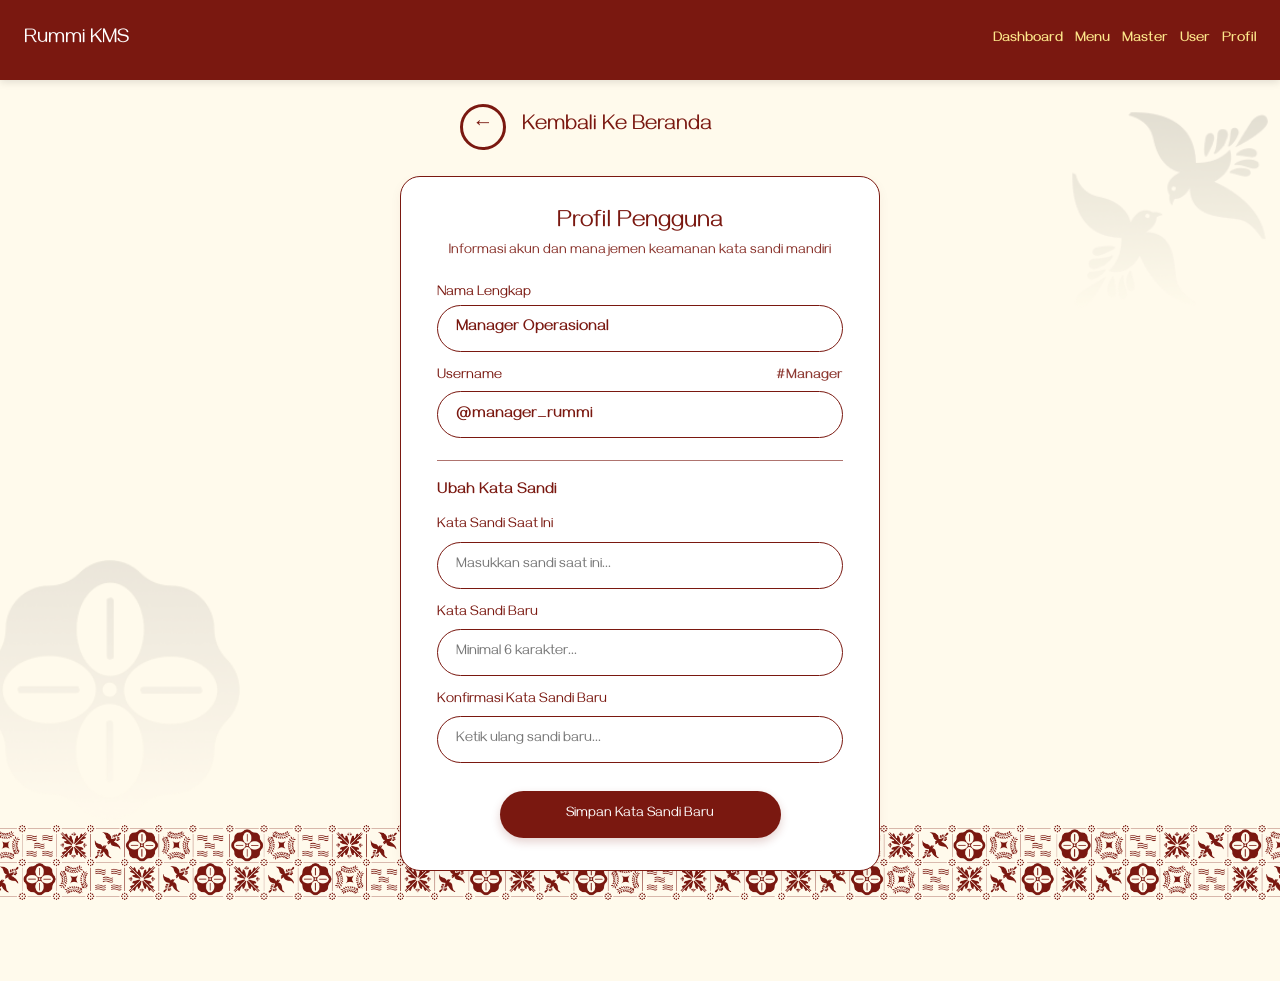
<file: profile.html>
<!DOCTYPE html>
<html lang="id">
<head>
    <meta charset="UTF-8">
    <meta name="viewport" content="width=device-width, initial-scale=1.0">
    <title>Profil Pengguna - Rummi KMS</title>
    <link rel="preconnect" href="https://fonts.googleapis.com">
    <link rel="preconnect" href="https://fonts.gstatic.com" crossorigin>
    <link href="https://fonts.googleapis.com/css2?family=Gayathri:wght@400;700&display=swap" rel="stylesheet">
    <link rel="stylesheet" href="./assets/css/style.css">
</head>
<body>

    <!-- Topbar Navigasi -->
    <header class="app-topbar">
        <a href="catalog.html" class="topbar-btn">Rummi KMS</a>
        <nav class="topbar-manager-nav">
            <a href="dashboard.html" class="topbar-link">Dashboard</a>
            <a href="menu-manage.html" class="topbar-link">Menu</a>
            <a href="master-manage.html" class="topbar-link">Master</a>
            <a href="user-manage.html" class="topbar-link">User</a>
            <a href="profile.html" class="topbar-link">Profil</a>
        </nav>
    </header>

    <!-- Ornamen Latar Belakang Statis -->
    <div class="ornament-bg-top">
        <img src="assets/img/burung.png" alt="" onerror="this.style.display='none';">
    </div>
    <div class="ornament-bg-bottom">
        <img src="assets/img/kopi.png" alt="" onerror="this.style.display='none';">
    </div>

    <main class="staff-container detail-page-flow">
        <!-- Tombol Kembali Bundar Marun -->
        <div class="back-nav-row" style="max-width: 360px;">
            <a href="catalog.html" class="back-circle-btn" title="Kembali ke Beranda">
                &larr;
            </a>
            <span class="back-nav-label">Kembali Ke Beranda</span>
        </div>

        <!-- Wadah Notifikasi Alert -->
        <div id="alertBoxSuccess" class="alert-box-success" style="display: none; margin-bottom: 12px;">
            Kata sandi berhasil diperbarui!
        </div>
        <div id="alertBoxError" class="alert-box-error" style="display: none; margin-bottom: 12px;"></div>

        <!-- KARTU UTAMA PROFIL PENGGUNA -->
        <div class="staff-detail-card profile-card-box">
            <h1 class="profile-card-title">Profil Pengguna</h1>
            <p class="profile-card-subtitle">
                Informasi akun dan manajemen keamanan kata sandi mandiri
            </p>

            <!-- Informasi Identitas Akun -->
            <div class="profile-info-group">
                <div class="profile-field-row">
                    <label class="form-label-custom">Nama Lengkap</label>
                    <div class="profile-display-pill" id="profileFullName">
                        Manager Operasional
                    </div>
                </div>

                <div class="profile-field-row">
                    <div style="display: flex; justify-content: space-between; align-items: baseline; margin-bottom: 4px;">
                        <label class="form-label-custom">Username</label>
                        <span class="profile-role-tag" id="profileRoleTag">
                            #Manager
                        </span>
                    </div>
                    <div class="profile-display-pill" id="profileUsername">
                        @manager_rummi
                    </div>
                </div>
            </div>

            <!-- Garis Pembatas Horisontal -->
            <div class="profile-divider-line"></div>

            <!-- FORMULIR UBAH KATA SANDI -->
            <div class="profile-section-heading">Ubah Kata Sandi</div>

            <form onsubmit="handlePasswordUpdate(event)" class="user-pill-form">
                <div class="form-group-custom">
                    <label class="form-label-custom">Kata Sandi Saat Ini</label>
                    <input 
                        type="password" 
                        id="currentPassword" 
                        class="input-pill-small" 
                        placeholder="Masukkan sandi saat ini..." 
                        required 
                        autocomplete="current-password"
                    >
                </div>

                <div class="form-group-custom">
                    <label class="form-label-custom">Kata Sandi Baru</label>
                    <input 
                        type="password" 
                        id="newPassword" 
                        class="input-pill-small" 
                        placeholder="Minimal 6 karakter..." 
                        required 
                        autocomplete="new-password"
                    >
                </div>

                <div class="form-group-custom">
                    <label class="form-label-custom">Konfirmasi Kata Sandi Baru</label>
                    <input 
                        type="password" 
                        id="confirmPassword" 
                        class="input-pill-small" 
                        placeholder="Ketik ulang sandi baru..." 
                        required 
                        autocomplete="new-password"
                    >
                </div>

                <!-- Tombol Aksi Kapsul Marun -->
                <button type="submit" class="btn-profile-submit">
                    Simpan Kata Sandi Baru
                </button>
            </form>
        </div>
    </main>

    <!-- Pita Batik Bawah Statis -->
    <div class="bottom-batik-band"></div>

    <script>
        document.addEventListener('DOMContentLoaded', () => {
            // Membaca status role tersimpan jika ada
            const role = localStorage.getItem('rummi_user_role') || 'manager';
            if (role === 'staff') {
                document.getElementById('profileFullName').textContent = 'Ahmad Barista';
                document.getElementById('profileUsername').textContent = '@ahmad_rummi';
                document.getElementById('profileRoleTag').textContent = '#Staff';
            }
        });

        function handlePasswordUpdate(e) {
            e.preventDefault();
            const currentPass = document.getElementById('currentPassword').value;
            const newPass = document.getElementById('newPassword').value;
            const confirmPass = document.getElementById('confirmPassword').value;

            const errBox = document.getElementById('alertBoxError');
            const successBox = document.getElementById('alertBoxSuccess');
            errBox.style.display = 'none';
            successBox.style.display = 'none';

            if (newPass.length < 6) {
                errBox.textContent = 'Kata sandi baru minimal harus 6 karakter!';
                errBox.style.display = 'block';
                return;
            }

            if (newPass !== confirmPass) {
                errBox.textContent = 'Konfirmasi kata sandi tidak cocok!';
                errBox.style.display = 'block';
                return;
            }

            // Simulasi sukses
            successBox.textContent = 'Kata sandi berhasil diperbarui (Simulasi Mockup)!';
            successBox.style.display = 'block';

            document.getElementById('currentPassword').value = '';
            document.getElementById('newPassword').value = '';
            document.getElementById('confirmPassword').value = '';
        }
    </script>
</body>
</html>
</file>
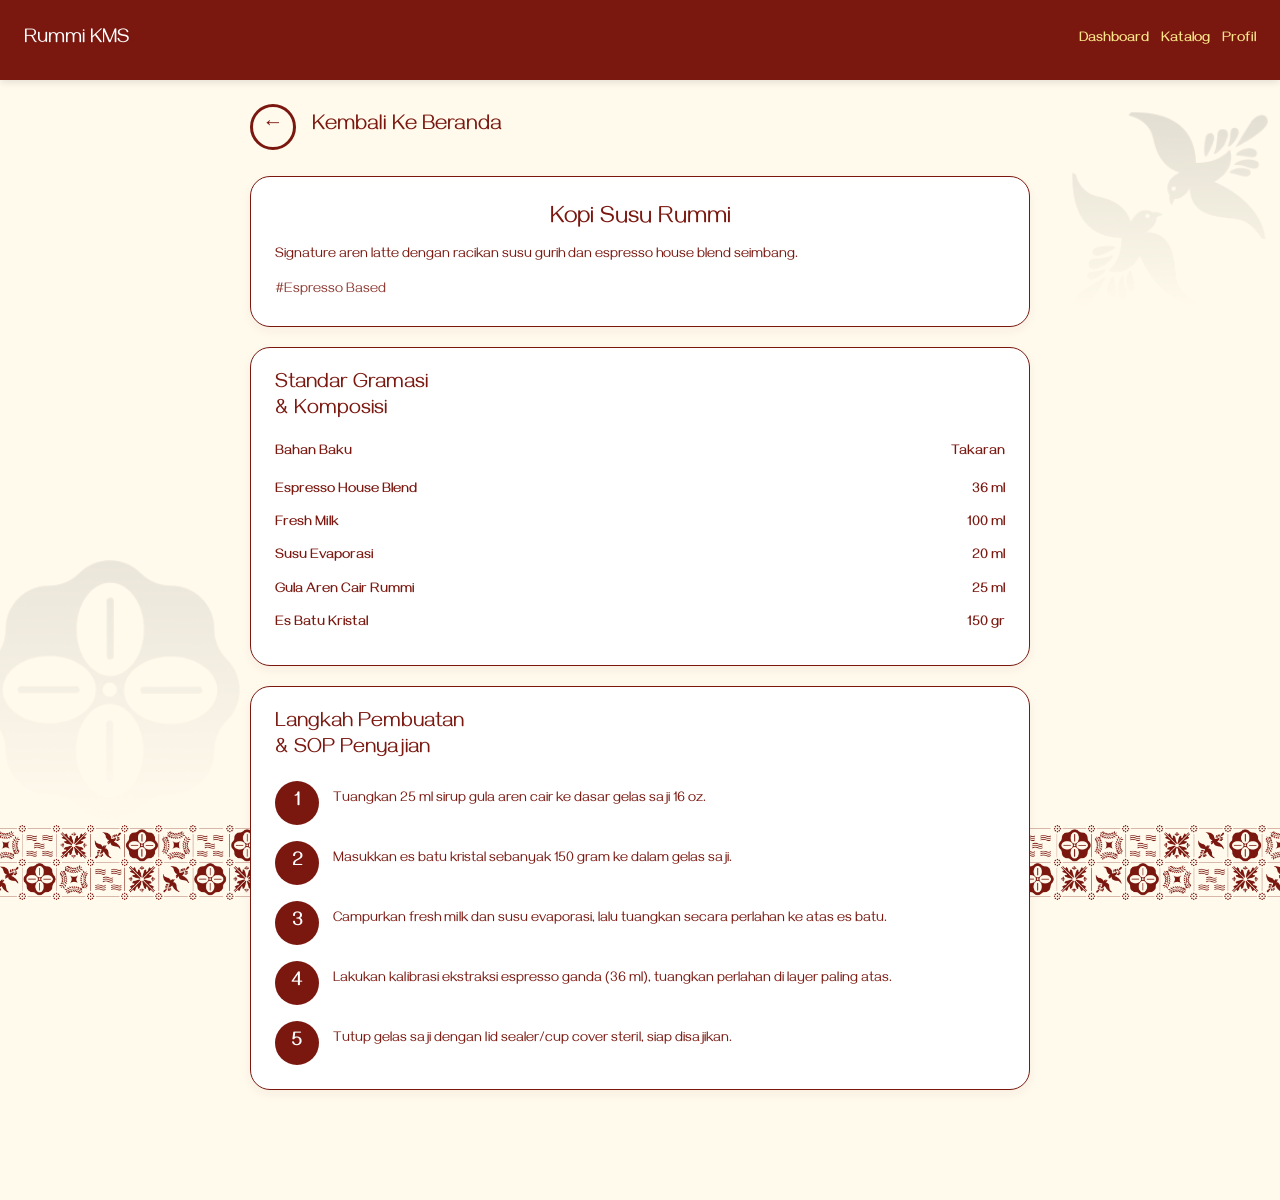
<file: recipe-detail.html>
<!DOCTYPE html>
<html lang="id">
<head>
    <meta charset="UTF-8">
    <meta name="viewport" content="width=device-width, initial-scale=1.0">
    <title>Detail SOP Resep - Rummi</title>
    <!-- Google Fonts Gayathri -->
    <link rel="preconnect" href="https://fonts.googleapis.com">
    <link rel="preconnect" href="https://fonts.gstatic.com" crossorigin>
    <link href="https://fonts.googleapis.com/css2?family=Gayathri:wght@400;700&display=swap" rel="stylesheet">
    <link rel="stylesheet" href="./assets/css/style.css">
</head>
<body>

    <!-- Topbar Navigasi Header -->
    <header class="app-topbar">
        <a href="catalog.html" class="topbar-btn">Rummi KMS</a>
        <nav class="topbar-manager-nav">
            <a href="dashboard.html" class="topbar-link">Dashboard</a>
            <a href="catalog.html" class="topbar-link">Katalog</a>
            <a href="profile.html" class="topbar-link">Profil</a>
        </nav>
    </header>

    <!-- Ornamen Latar Belakang -->
    <div class="ornament-bg-top">
        <img src="assets/img/burung.png" alt="" onerror="this.style.display='none';">
    </div>
    <div class="ornament-bg-bottom">
        <img src="assets/img/kopi.png" alt="" onerror="this.style.display='none';">
    </div>

    <main class="staff-container detail-page-flow">
        <!-- Tombol Kembali Bundar Marun Sesuai Desain -->
        <div class="back-nav-row">
            <a href="catalog.html" class="back-circle-btn" title="Kembali ke Beranda">
                &larr;
            </a>
            <span class="back-nav-label">Kembali Ke Beranda</span>
        </div>

        <!-- KARTU 1: Informasi Header Menu -->
        <div class="staff-detail-card">
            <h1 class="detail-menu-title" id="menuTitle">Memuat Menu...</h1>
            <p class="detail-menu-desc" id="menuDesc"></p>
            <div class="detail-menu-tag" id="menuTag"></div>
        </div>

        <!-- KARTU 2: Standar Gramasi & Komposisi -->
        <div class="staff-detail-card">
            <h2 class="detail-section-title">Standar Gramasi<br>& Komposisi</h2>
            
            <table class="detail-grammage-table">
                <thead>
                    <tr>
                        <th class="col-ingredient">Bahan Baku</th>
                        <th class="col-qty">Takaran</th>
                    </tr>
                </thead>
                <tbody id="ingredientsBody">
                    <!-- Rincian bahan di-render via JS -->
                </tbody>
            </table>
        </div>

        <!-- KARTU 3: Langkah Pembuatan & SOP Penyajian -->
        <div class="staff-detail-card">
            <h2 class="detail-section-title">Langkah Pembuatan<br>& SOP Penyajian</h2>

            <div class="detail-steps-wrapper" id="stepsWrapper">
                <!-- Rincian SOP di-render via JS -->
            </div>
        </div>
    </main>

    <!-- Pita Batik Bawah -->
    <div class="bottom-batik-band"></div>

    <script>
        // Mock Database Detail Resep
        const recipesData = {
            1: {
                name: "Kopi Susu Rummi",
                description: "Signature aren latte dengan racikan susu gurih dan espresso house blend seimbang.",
                category_name: "Espresso Based",
                ingredients: [
                    { ingredient_name: "Espresso House Blend", quantity: "36", unit: "ml" },
                    { ingredient_name: "Fresh Milk", quantity: "100", unit: "ml" },
                    { ingredient_name: "Susu Evaporasi", quantity: "20", unit: "ml" },
                    { ingredient_name: "Gula Aren Cair Rummi", quantity: "25", unit: "ml" },
                    { ingredient_name: "Es Batu Kristal", quantity: "150", unit: "gr" }
                ],
                steps: [
                    { step_number: 1, instruction: "Tuangkan 25 ml sirup gula aren cair ke dasar gelas saji 16 oz." },
                    { step_number: 2, instruction: "Masukkan es batu kristal sebanyak 150 gram ke dalam gelas saji." },
                    { step_number: 3, instruction: "Campurkan fresh milk dan susu evaporasi, lalu tuangkan secara perlahan ke atas es batu." },
                    { step_number: 4, instruction: "Lakukan kalibrasi ekstraksi espresso ganda (36 ml), tuangkan perlahan di layer paling atas." },
                    { step_number: 5, instruction: "Tutup gelas saji dengan lid sealer/cup cover steril, siap disajikan." }
                ]
            },
            2: {
                name: "V60 Flores Bajawa",
                description: "Seduhan manual filter dengan tasting notes cokelat, nutty, dan keasaman sitrun lembut.",
                category_name: "Manual Brew",
                ingredients: [
                    { ingredient_name: "Biji Kopi Flores Bajawa", quantity: "15", unit: "gr" },
                    { ingredient_name: "Air Mineral Bersuhu 92°C", quantity: "225", unit: "ml" }
                ],
                steps: [
                    { step_number: 1, instruction: "Bilas kertas filter V60 dengan air panas untuk menghilangkan aroma kertas." },
                    { step_number: 2, instruction: "Giling 15 gram biji kopi dengan ukuran medium-fine, ratakan di atas dripper." },
                    { step_number: 3, instruction: "Tuangan pertama (Blooming): Tuang 45 ml air panas, tunggu 30 detik." },
                    { step_number: 4, instruction: "Tuangan kedua & ketiga: Tuang secara perlahan melingkar hingga total volume 225 ml tercapai dalam 2 menit 15 detik." }
                ]
            }
        };

        document.addEventListener('DOMContentLoaded', () => {
            const params = new URLSearchParams(window.location.search);
            const id = params.get('id') || 1;
            const data = recipesData[id] || recipesData[1];

            // Render Header
            document.getElementById('menuTitle').textContent = data.name;
            document.getElementById('menuDesc').textContent = data.description;
            if (data.category_name) {
                document.getElementById('menuTag').textContent = `#${data.category_name}`;
            }

            // Render Komposisi
            const tbody = document.getElementById('ingredientsBody');
            tbody.innerHTML = data.ingredients.map(ing => `
                <tr>
                    <td class="col-ingredient">${ing.ingredient_name}</td>
                    <td class="col-qty">${ing.quantity} ${ing.unit}</td>
                </tr>
            `).join('');

            // Render Langkah SOP
            const stepsWrap = document.getElementById('stepsWrapper');
            stepsWrap.innerHTML = data.steps.map(st => `
                <div class="detail-step-item">
                    <div class="step-circle-badge">${st.step_number}</div>
                    <div class="step-text-content">${st.instruction}</div>
                </div>
            `).join('');
        });
    </script>
</body>
</html>
</file>
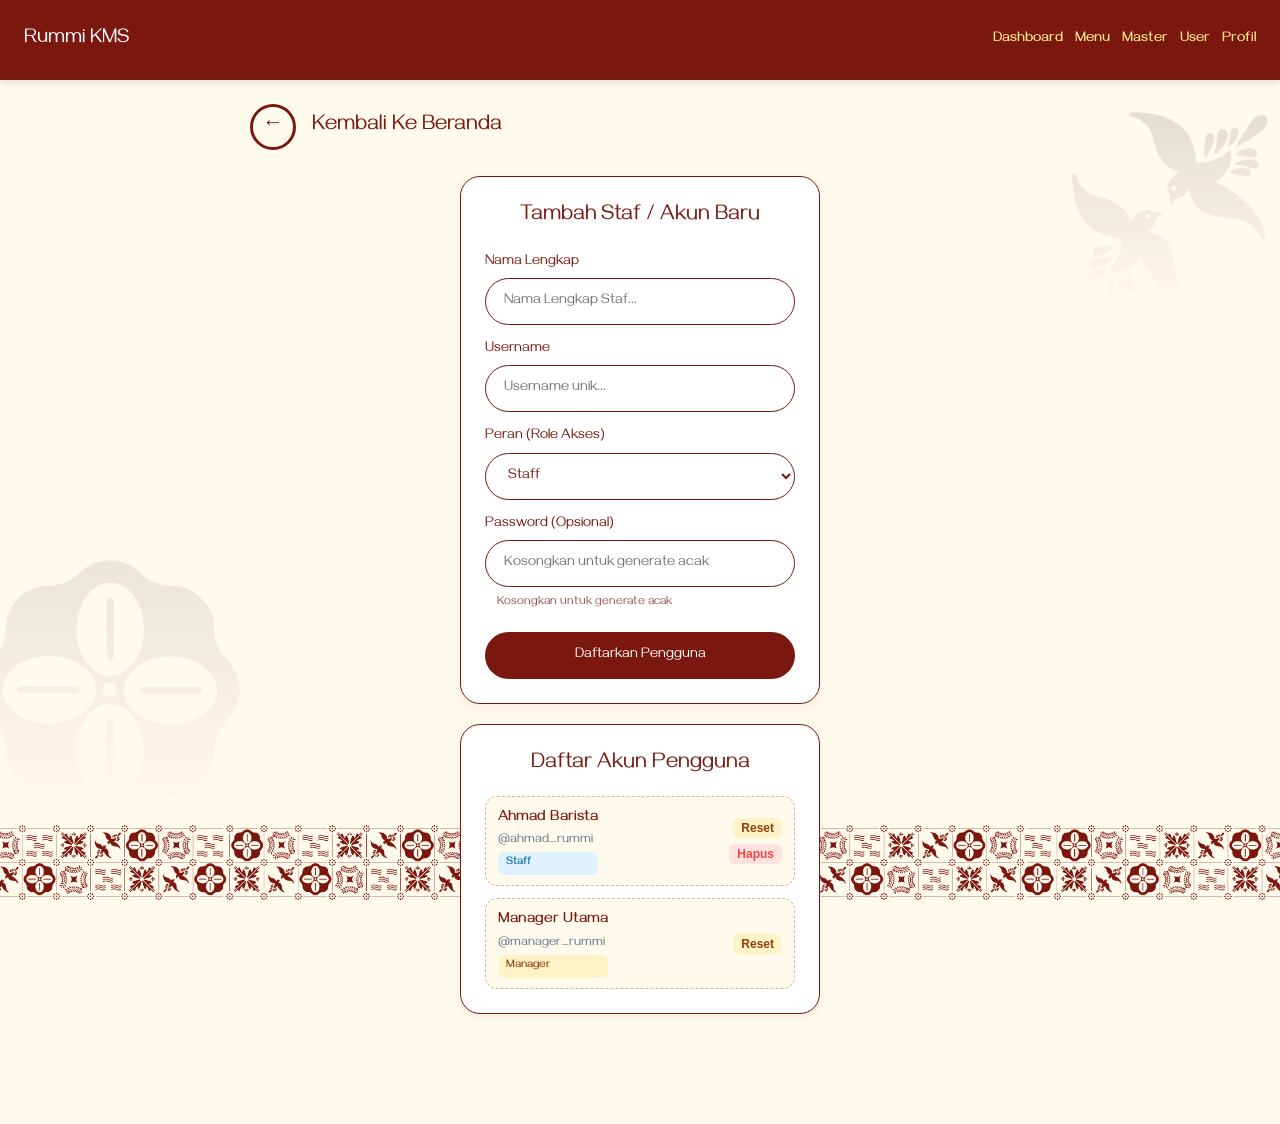
<file: user-manage.html>
<!DOCTYPE html>
<html lang="id">
<head>
    <meta charset="UTF-8">
    <meta name="viewport" content="width=device-width, initial-scale=1.0">
    <title>Kelola Pengguna - Rummi KMS</title>
    <link rel="preconnect" href="https://fonts.googleapis.com">
    <link rel="preconnect" href="https://fonts.gstatic.com" crossorigin>
    <link href="https://fonts.googleapis.com/css2?family=Gayathri:wght@400;700&display=swap" rel="stylesheet">
    <link rel="stylesheet" href="./assets/css/style.css">
</head>
<body>

    <!-- Topbar Navigasi -->
    <header class="app-topbar">
        <a href="catalog.html" class="topbar-btn">Rummi KMS</a>
        <nav class="topbar-manager-nav">
            <a href="dashboard.html" class="topbar-link">Dashboard</a>
            <a href="menu-manage.html" class="topbar-link">Menu</a>
            <a href="master-manage.html" class="topbar-link">Master</a>
            <a href="user-manage.html" class="topbar-link">User</a>
            <a href="profile.html" class="topbar-link">Profil</a>
        </nav>
    </header>

    <!-- Ornamen Latar Belakang -->
    <div class="ornament-bg-top">
        <img src="assets/img/burung.png" alt="" onerror="this.style.display='none';">
    </div>
    <div class="ornament-bg-bottom">
        <img src="assets/img/kopi.png" alt="" onerror="this.style.display='none';">
    </div>

    <main class="staff-container detail-page-flow">
        <!-- Tombol Kembali Bundar Marun -->
        <div class="back-nav-row">
            <a href="catalog.html" class="back-circle-btn" title="Kembali ke Beranda">
                &larr;
            </a>
            <span class="back-nav-label">Kembali Ke Beranda</span>
        </div>

        <!-- Kotak Kredensial Baru (Tampil Setelah Submit) -->
        <div id="credentialBox" class="credential-share-card" style="display: none;">
            <h4 style="font-size: 1.15rem; margin-bottom: 4px;">Kredensial Akun Berhasil Dibuat</h4>
            <p style="font-size: 0.85rem; margin-bottom: 10px; color: #78350f;">Salin info akun ini dan kirimkan langsung kepada staf:</p>
            <div class="credential-info-box">
                Nama: <strong id="credName">-</strong><br>
                Username: <strong id="credUser">-</strong><br>
                Password: <strong id="credPass" style="color: #7A1810; background: #FFFAEC; padding: 2px 6px; border-radius: 4px; border: 1px solid #7A1810;">-</strong>
            </div>
        </div>

        <!-- FORM TAMBAH USER -->
        <div class="staff-detail-card" style="max-width: 360px;">
            <h2 class="form-card-title">Tambah Staf / Akun Baru</h2>

            <form onsubmit="handleUserCreate(event)" class="user-pill-form">
                <div class="form-group-custom">
                    <label class="form-label-custom">Nama Lengkap</label>
                    <input type="text" id="inputFullName" class="input-pill-small" placeholder="Nama Lengkap Staf..." required>
                </div>

                <div class="form-group-custom">
                    <label class="form-label-custom">Username</label>
                    <input type="text" id="inputUsername" class="input-pill-small" placeholder="Username unik..." required>
                </div>

                <div class="form-group-custom">
                    <label class="form-label-custom">Peran (Role Akses)</label>
                    <select id="selectRole" class="input-pill-small select-pill" required>
                        <option value="Staff" selected>Staff</option>
                        <option value="Manager">Manager</option>
                    </select>
                </div>

                <div class="form-group-custom">
                    <label class="form-label-custom">Password (Opsional)</label>
                    <input type="text" id="inputCustomPassword" class="input-pill-small" placeholder="Kosongkan untuk generate acak">
                    <span class="help-text-custom">Kosongkan untuk generate acak</span>
                </div>

                <button type="submit" class="btn-submit-pill">
                    Daftarkan Pengguna
                </button>
            </form>
        </div>

        <!-- TABEL DAFTAR PENGGUNA TERDAFTAR -->
        <div class="staff-detail-card" style="max-width: 360px;">
            <h2 class="form-card-title" style="margin-bottom: 14px;">Daftar Akun Pengguna</h2>

            <div class="user-list-wrapper" id="userList">
                <div class="user-row-item">
                    <div class="user-row-meta">
                        <strong class="user-meta-name">Ahmad Barista</strong>
                        <span class="user-meta-username">@ahmad_rummi</span>
                        <span class="badge" style="background: #e0f2fe; color: #0369a1;">Staff</span>
                    </div>
                    <div class="user-row-actions">
                        <button type="button" onclick="resetUserPass('ahmad_rummi')" class="btn-user-action reset" style="border:none; cursor:pointer;">Reset</button>
                        <button type="button" onclick="deleteUserRow(this)" class="btn-user-action delete" style="border:none; cursor:pointer;">Hapus</button>
                    </div>
                </div>

                <div class="user-row-item">
                    <div class="user-row-meta">
                        <strong class="user-meta-name">Manager Utama</strong>
                        <span class="user-meta-username">@manager_rummi</span>
                        <span class="badge" style="background: #fef3c7; color: #92400e;">Manager</span>
                    </div>
                    <div class="user-row-actions">
                        <button type="button" onclick="resetUserPass('manager_rummi')" class="btn-user-action reset" style="border:none; cursor:pointer;">Reset</button>
                    </div>
                </div>
            </div>
        </div>
    </main>

    <!-- Pita Batik Bawah -->
    <div class="bottom-batik-band"></div>

    <script>
        function handleUserCreate(e) {
            e.preventDefault();
            const fullName = document.getElementById('inputFullName').value.trim();
            const username = document.getElementById('inputUsername').value.trim();
            const role = document.getElementById('selectRole').value;
            const customPass = document.getElementById('inputCustomPassword').value.trim();
            const finalPass = customPass || 'Rummi' + Math.floor(1000 + Math.random() * 9000);

            // Munculkan kartu kredensial
            document.getElementById('credName').textContent = fullName;
            document.getElementById('credUser').textContent = username;
            document.getElementById('credPass').textContent = finalPass;
            document.getElementById('credentialBox').style.display = 'block';

            // Tambahkan baris baru ke daftar
            const userList = document.getElementById('userList');
            const badgeStyle = role === 'Manager' ? 'background: #fef3c7; color: #92400e;' : 'background: #e0f2fe; color: #0369a1;';
            const newRow = document.createElement('div');
            newRow.className = 'user-row-item';
            newRow.innerHTML = `
                <div class="user-row-meta">
                    <strong class="user-meta-name">${fullName}</strong>
                    <span class="user-meta-username">@${username}</span>
                    <span class="badge" style="${badgeStyle}">${role}</span>
                </div>
                <div class="user-row-actions">
                    <button type="button" onclick="resetUserPass('${username}')" class="btn-user-action reset" style="border:none; cursor:pointer;">Reset</button>
                    <button type="button" onclick="deleteUserRow(this)" class="btn-user-action delete" style="border:none; cursor:pointer;">Hapus</button>
                </div>
            `;
            userList.prepend(newRow);

            // Bersihkan input form
            document.getElementById('inputFullName').value = '';
            document.getElementById('inputUsername').value = '';
            document.getElementById('inputCustomPassword').value = '';
        }

        function resetUserPass(username) {
            const newPass = 'RummiPass' + Math.floor(100 + Math.random() * 900);
            alert(`Password untuk @${username} berhasil direset menjadi:\n${newPass}`);
        }

        function deleteUserRow(btn) {
            if (confirm('Hapus akun pengguna ini secara permanen?')) {
                btn.closest('.user-row-item').remove();
            }
        }
    </script>
</body>
</html>
</file>
<file: assets/css/style.css>
/* =========================================================
   RUMMI KNOWLEDGE BASE - DESIGN SYSTEM (MOBILE-FIRST)
   ========================================================= */

:root {
    /* Identitas Visual Brand Rummi */
    --brand-maroon: #7A1810;
    --brand-accent: #d97706;
    --bg-cream: #FFFAEC;
    --card-white: #ffffff;
    --border-maroon: #7A1810;
    --border-light: #e2e8f0;
    --text-maroon: #7A1810;
    --text-muted: #64748b;
    --font-main: 'Gayathri', sans-serif;
}

*, *::before, *::after {
    box-sizing: border-box;
    margin: 0;
    padding: 0;
}

html, body {
    width: 100%;
    min-height: 100vh;
    background-color: var(--bg-cream);
    color: var(--text-maroon);
    font-family: var(--font-main);
    font-size: 15px;
    line-height: 1.5;
    overflow-x: hidden;
    display: flex;
    flex-direction: column;
}

/* ================= 1. HEADER BAR TOPBAR (FIXED DI ATAS) ================= */
.app-topbar {
    width: 100%;
    height: 80px;
    background-color: var(--brand-maroon);
    display: flex;
    align-items: center;
    justify-content: space-between;
    padding: 0 24px;
    box-sizing: border-box;
    position: fixed;
    top: 0;
    left: 0;
    z-index: 100;
    box-shadow: 0 2px 8px rgba(0, 0, 0, 0.12);
}

.topbar-btn {
    color: #ffffff;
    font-size: 1.35rem;
    font-family: var(--font-main);
    font-weight: 400;
    text-decoration: none;
    transition: opacity 0.2s;
}

.topbar-btn:hover {
    opacity: 0.85;
}

.topbar-manager-nav {
    display: flex;
    flex-wrap: wrap;
    gap: 12px;
}

.topbar-link {
    color: #fde68a;
    font-size: 0.95rem;
    text-decoration: none;
    font-weight: 700;
}

.topbar-link:hover {
    text-decoration: underline;
}

/* ================= 2. ORNAMEN LATAR BELAKANG STATIS (FIXED) ================= */
.page-viewport {
    flex: 1;
    position: relative;
    width: 100%;
}

.ornament-bg-top {
    position: fixed;
    top: 90px;
    right: -10px;
    width: clamp(140px, 35vw, 240px);
    opacity: 0.35;
    pointer-events: none;
    user-select: none;
    z-index: 1;
}

.ornament-bg-bottom {
    position: fixed;
    bottom: 80px;
    left: -20px;
    width: clamp(160px, 40vw, 260px);
    opacity: 0.3;
    pointer-events: none;
    user-select: none;
    z-index: 1;
}

.ornament-bg-top img,
.ornament-bg-bottom img {
    width: 100%;
    height: auto;
    display: block;
}

/* ================= 3. PITA BATIK BAWAH STATIS (FIXED) ================= */
.bottom-batik-band {
    position: fixed;
    bottom: 0;
    left: 0;
    width: 100%;
    height: 75px;
    background-image: url('../img/batik-rummi-join_3_v3.png');
    background-repeat: repeat-x;
    background-position: bottom center;
    background-size: auto 75px;
    z-index: 2;
    pointer-events: none;
}

/* ================= 4. KONTAINER DENGAN PADDING AMAN ================= */
.staff-container {
    width: 100%;
    max-width: 540px;
    margin: 0 auto;
    padding: 104px 20px 110px 20px;
    box-sizing: border-box;
    position: relative;
    z-index: 10;
    display: flex;
    flex-direction: column;
    align-items: center;
}

.container {
    width: 100%;
    max-width: 1100px;
    margin: 0 auto;
    padding: 104px 16px 110px 16px;
    box-sizing: border-box;
    position: relative;
    z-index: 10;
}

/* ================= 5. FORM CONTROLS & TOMBOL ================= */
.search-form-pill {
    width: 100%;
    max-width: 360px;
    height: 52px;
    background: var(--card-white);
    border: 1px solid var(--border-maroon);
    border-radius: 50px;
    display: flex;
    align-items: center;
    padding: 0 16px 0 20px;
    margin-bottom: 24px;
    box-shadow: 0 2px 6px rgba(122, 24, 16, 0.04);
}

.search-input-pill {
    flex: 1;
    border: none;
    outline: none;
    background: transparent;
    font-family: var(--font-main);
    font-size: 1rem;
    color: var(--brand-maroon);
}

.search-input-pill::placeholder {
    color: rgba(122, 24, 16, 0.65);
    font-size: 0.95rem;
}

.search-submit-icon {
    background: transparent;
    border: none;
    cursor: pointer;
    font-size: 1.1rem;
    padding: 4px;
}

.search-input {
    width: 100%;
    padding: 12px 14px;
    border: 1px solid var(--border-light);
    border-radius: 8px;
    font-size: 0.95rem;
    background: var(--card-white);
    min-height: 44px;
    font-family: inherit;
    color: #1e293b;
}

.search-input:focus {
    outline: none;
    border-color: var(--brand-accent);
}

.btn {
    display: inline-flex;
    align-items: center;
    justify-content: center;
    padding: 10px 16px;
    border-radius: 8px;
    font-weight: 600;
    font-size: 0.9rem;
    cursor: pointer;
    text-decoration: none;
    border: none;
    min-height: 44px;
}

.btn-primary {
    background: var(--brand-maroon);
    color: #ffffff;
}

.btn-secondary {
    background: #f1f5f9;
    color: var(--text-muted);
    border: 1px solid var(--border-light);
}

/* ================= 6. KARTU MENU STAF ================= */
.welcome-heading {
    font-size: 1.5rem;
    font-weight: 400;
    color: var(--brand-maroon);
    text-align: center;
    margin-bottom: 24px;
}

.search-meta {
    font-size: 0.9rem;
    color: var(--brand-maroon);
    margin-bottom: 16px;
    text-align: center;
}

.reset-link {
    color: #dc2626;
    margin-left: 8px;
    text-decoration: none;
    font-weight: bold;
}

.menu-cards-list {
    width: 100%;
    display: flex;
    flex-direction: column;
    gap: 20px;
    align-items: center;
}

.staff-menu-card {
    width: 100%;
    max-width: 360px;
    min-height: 180px;
    background: var(--card-white);
    border: 1px solid var(--border-maroon);
    border-radius: 20px;
    padding: 22px 24px;
    text-decoration: none;
    color: inherit;
    box-shadow: 0 4px 12px rgba(122, 24, 16, 0.05);
    transition: transform 0.2s, box-shadow 0.2s;
    display: flex;
    flex-direction: column;
}

.staff-menu-card:hover {
    transform: translateY(-2px);
    box-shadow: 0 6px 16px rgba(122, 24, 16, 0.1);
}

.card-inner {
    display: flex;
    flex-direction: column;
    height: 100%;
}

.card-title-row {
    display: flex;
    justify-content: space-between;
    align-items: baseline;
    gap: 8px;
    margin-bottom: 10px;
}

.card-menu-title {
    font-size: 1.45rem;
    font-weight: 400;
    color: var(--brand-maroon);
    margin: 0;
}

.card-tag {
    font-size: 0.9rem;
    color: var(--brand-maroon);
    opacity: 0.85;
    white-space: nowrap;
}

.card-menu-desc {
    font-size: 0.95rem;
    line-height: 1.5;
    color: var(--brand-maroon);
    margin-bottom: 14px;
    flex: 1;
}

.card-footer-info {
    display: flex;
    justify-content: space-between;
    align-items: center;
    font-size: 0.85rem;
    color: var(--brand-maroon);
    opacity: 0.85;
    padding-top: 8px;
    border-top: 1px dashed rgba(122, 24, 16, 0.2);
}

.card-arrow {
    font-size: 1.2rem;
    font-weight: bold;
}

/* ================= 7. HALAMAN DETAIL SOP ================= */
.detail-page-flow {
    gap: 20px;
}

.back-nav-row {
    width: 100%;
    max-width: 360px;
    display: flex;
    align-items: center;
    gap: 16px;
    margin-bottom: 6px;
}

.back-circle-btn {
    width: 46px;
    height: 46px;
    border-radius: 50%;
    border: 3.5px solid var(--brand-maroon);
    display: flex;
    align-items: center;
    justify-content: center;
    text-decoration: none;
    color: var(--brand-maroon);
    font-size: 1.4rem;
    font-weight: bold;
    flex-shrink: 0;
    transition: background-color 0.2s, color 0.2s;
}

.back-circle-btn:hover {
    background-color: var(--brand-maroon);
    color: #ffffff;
}

.back-nav-label {
    font-size: 1.45rem;
    color: var(--brand-maroon);
    font-weight: 400;
}

.staff-detail-card {
    width: 100%;
    max-width: 360px;
    background: var(--card-white);
    border: 1px solid var(--border-maroon);
    border-radius: 20px;
    padding: 24px;
    box-shadow: 0 4px 12px rgba(122, 24, 16, 0.05);
}

.detail-menu-title {
    font-size: 1.6rem;
    font-weight: 400;
    color: var(--brand-maroon);
    margin-bottom: 8px;
    text-align: center;
}

.detail-menu-desc {
    font-size: 0.95rem;
    color: var(--brand-maroon);
    line-height: 1.5;
    margin-bottom: 14px;
    text-align: left;
}

.detail-menu-tag {
    font-size: 0.95rem;
    color: var(--brand-maroon);
    opacity: 0.85;
}

.detail-section-title {
    font-size: 1.4rem;
    font-weight: 400;
    color: var(--brand-maroon);
    line-height: 1.25;
    margin-bottom: 18px;
}

.detail-grammage-table {
    width: 100%;
    border-collapse: collapse;
}

.detail-grammage-table th {
    font-size: 0.95rem;
    font-weight: 700;
    color: var(--brand-maroon);
    padding-bottom: 10px;
}

.detail-grammage-table td {
    font-size: 0.95rem;
    font-weight: 700;
    color: var(--brand-maroon);
    padding: 6px 0;
}

.col-ingredient {
    text-align: left;
}

.col-qty {
    text-align: right;
}

.detail-steps-wrapper {
    display: flex;
    flex-direction: column;
    gap: 16px;
}

.detail-step-item {
    display: flex;
    align-items: flex-start;
    gap: 14px;
}

.step-circle-badge {
    width: 44px;
    height: 44px;
    background-color: var(--brand-maroon);
    color: #ffffff;
    border-radius: 50%;
    display: flex;
    align-items: center;
    justify-content: center;
    font-size: 1.35rem;
    font-weight: 700;
    flex-shrink: 0;
}

.step-text-content {
    flex: 1;
    font-size: 0.95rem;
    color: var(--brand-maroon);
    line-height: 1.5;
    padding-top: 8px;
}

/* ================= 8. TABEL DATA & GRID MANAJER ================= */
.table-responsive {
    width: 100%;
    overflow-x: auto;
    -webkit-overflow-scrolling: touch;
    margin-bottom: 16px;
    border-radius: 8px;
    border: 1px solid var(--border-light);
    background: var(--card-white);
}

.grammage-table {
    width: 100%;
    border-collapse: collapse;
    min-width: 500px;
}

.grammage-table th, .grammage-table td {
    padding: 12px 14px;
    text-align: left;
    font-size: 0.9rem;
    color: #1e293b;
}

.grammage-table tr:not(:last-child) td {
    border-bottom: 1px solid var(--border-light);
}

.grammage-table th {
    background: #f8fafc;
    color: var(--text-muted);
    font-size: 0.8rem;
    text-transform: uppercase;
}

.badge {
    background: #fef3c7;
    color: #92400e;
    padding: 3px 8px;
    border-radius: 6px;
    font-size: 0.75rem;
    font-weight: 600;
    white-space: nowrap;
}

.responsive-grid {
    display: flex;
    flex-direction: column;
    gap: 16px;
}

/* ================= 9. MEDIA QUERIES TABLET & DESKTOP ================= */
@media (min-width: 768px) {
    .staff-container {
        max-width: 820px;
    }

    .menu-cards-list {
        display: grid;
        grid-template-columns: 1fr 1fr;
        max-width: 100%;
    }

    .staff-menu-card,
    .search-form-pill,
    .back-nav-row,
    .staff-detail-card {
        max-width: 100%;
    }

    .responsive-grid {
        display: grid;
        grid-template-columns: 1fr 1fr;
        gap: 20px;
    }
}

/* ================= TAMBAHAN MODAL AKSI & FORM USER ================= */
.topbar-action-btn {
    background: transparent;
    border: none;
    cursor: pointer;
    font-family: inherit;
}

/* Modal Popup Overlay */
.action-modal-overlay {
    position: fixed;
    top: 0;
    left: 0;
    width: 100vw;
    height: 100vh;
    background: rgba(0, 0, 0, 0.45);
    display: flex;
    align-items: center;
    justify-content: center;
    z-index: 200;
    opacity: 0;
    pointer-events: none;
    transition: opacity 0.25s ease;
}

.action-modal-overlay.active {
    opacity: 1;
    pointer-events: auto;
}

.action-modal-card {
    width: 90%;
    max-width: 360px;
    background: #ffffff;
    border: 2px solid var(--brand-maroon);
    border-radius: 20px;
    padding: 22px;
    box-sizing: border-box;
    box-shadow: 0 10px 30px rgba(0, 0, 0, 0.2);
    transform: translateY(20px);
    transition: transform 0.25s ease;
}

.action-modal-overlay.active .action-modal-card {
    transform: translateY(0);
}

.modal-card-header {
    display: flex;
    justify-content: space-between;
    align-items: center;
    margin-bottom: 18px;
    border-bottom: 1px dashed rgba(122, 24, 16, 0.25);
    padding-bottom: 10px;
}

.modal-card-header h3 {
    font-size: 1.35rem;
    color: var(--brand-maroon);
    font-weight: 400;
}

.btn-close-modal {
    background: none;
    border: none;
    font-size: 1.8rem;
    color: var(--brand-maroon);
    cursor: pointer;
    line-height: 1;
}

.modal-action-grid {
    display: flex;
    flex-direction: column;
    gap: 12px;
}

.modal-action-item {
    display: flex;
    align-items: center;
    gap: 12px;
    padding: 12px 16px;
    background: #FFFAEC;
    border: 1px solid var(--brand-maroon);
    border-radius: 12px;
    text-decoration: none;
    color: var(--brand-maroon);
    font-size: 1.05rem;
    font-weight: 400;
    transition: background 0.15s, transform 0.1s;
}

.modal-action-item:hover {
    background: #fef3c7;
    transform: translateX(4px);
}

.action-icon {
    font-size: 1.25rem;
}

/* ================= FORM USER PILL STYLING ================= */
.form-card-title {
    font-size: 1.45rem;
    color: var(--brand-maroon);
    font-weight: 400;
    text-align: center;
    margin-bottom: 18px;
}

.user-pill-form {
    display: flex;
    flex-direction: column;
    gap: 14px;
    width: 100%;
}

.form-group-custom {
    display: flex;
    flex-direction: column;
    gap: 5px;
    text-align: left;
}

.form-label-custom {
    font-size: 0.95rem;
    color: var(--brand-maroon);
    font-weight: 400;
}

.input-pill-small {
    width: 100%;
    height: 47px;
    background: #ffffff;
    border: 1px solid var(--brand-maroon);
    border-radius: 50px;
    padding: 0 18px;
    font-size: 0.95rem;
    font-family: var(--font-main);
    color: var(--brand-maroon);
    outline: none;
    box-sizing: border-box;
    transition: box-shadow 0.2s;
}

.input-pill-small:focus {
    box-shadow: 0 0 0 2.5px rgba(122, 24, 16, 0.2);
}

.select-pill {
    cursor: pointer;
    background-color: #ffffff;
}

.help-text-custom {
    font-size: 0.8rem;
    color: var(--brand-maroon);
    opacity: 0.75;
    margin-top: 2px;
    padding-left: 12px;
}

.btn-submit-pill {
    width: 100%;
    height: 47px;
    background-color: var(--brand-maroon);
    color: #ffffff;
    border: none;
    border-radius: 50px;
    font-size: 0.95rem;
    font-family: var(--font-main);
    font-weight: 400;
    cursor: pointer;
    margin-top: 6px;
    transition: opacity 0.2s, transform 0.1s;
}

.btn-submit-pill:hover {
    opacity: 0.92;
}

.btn-submit-pill:active {
    transform: scale(0.98);
}

/* Kartu Daftar Pengguna */
.user-list-wrapper {
    display: flex;
    flex-direction: column;
    gap: 12px;
    width: 100%;
}

.user-row-item {
    display: flex;
    justify-content: space-between;
    align-items: center;
    padding: 10px 12px;
    border: 1px dashed rgba(122, 24, 16, 0.3);
    border-radius: 12px;
    background: #FFFAEC;
}

.user-row-meta {
    display: flex;
    flex-direction: column;
    gap: 2px;
    text-align: left;
}

.user-meta-name {
    font-size: 1rem;
    color: var(--brand-maroon);
}

.user-meta-username {
    font-size: 0.85rem;
    color: #64748b;
}

.user-row-actions {
    display: flex;
    flex-direction: column;
    gap: 6px;
    align-items: flex-end;
}

.btn-user-action {
    font-size: 0.8rem;
    text-decoration: none;
    padding: 3px 8px;
    border-radius: 6px;
    font-weight: 600;
}

.btn-user-action.reset {
    background: #fef3c7;
    color: #92400e;
}

.btn-user-action.delete {
    background: #fee2e2;
    color: #ef4444;
}

.alert-box-error {
    width: 100%;
    max-width: 360px;
    background: #fef2f2;
    border: 1px solid #ef4444;
    color: #991b1b;
    padding: 10px 14px;
    border-radius: 10px;
    font-size: 0.85rem;
    box-sizing: border-box;
    text-align: left;
}

.alert-box-success {
    width: 100%;
    max-width: 360px;
    background: #f0fdf4;
    border: 1px solid #22c55e;
    color: #166534;
    padding: 10px 14px;
    border-radius: 10px;
    font-size: 0.85rem;
    box-sizing: border-box;
    text-align: left;
}

.credential-share-card {
    width: 100%;
    max-width: 360px;
    background: #fffbeb;
    border: 2px dashed #d97706;
    padding: 14px;
    border-radius: 14px;
    box-sizing: border-box;
    text-align: left;
}

.credential-info-box {
    background: #ffffff;
    padding: 8px 12px;
    border-radius: 8px;
    border: 1px solid #fde68a;
    font-family: monospace;
    font-size: 0.9rem;
    color: #1e293b;
    line-height: 1.6;
}

/* ================= TAMPILAN MASTER DATA TAB & TABEL ================= */
.master-tab-group {
    display: flex;
    flex-direction: column;
    align-items: center;
    gap: 10px;
    margin-bottom: 20px;
    width: 100%;
}

.tab-row-1 {
    display: flex;
    justify-content: center;
    gap: 14px;
    width: 100%;
}

.tab-row-2 {
    display: flex;
    justify-content: center;
    width: 100%;
}

.tab-pill {
    width: 89px;
    height: 47px;
    background-color: var(--brand-maroon);
    color: #ffffff;
    border: none;
    border-radius: 50px;
    font-size: 14px;
    font-family: var(--font-main);
    font-weight: 400;
    cursor: pointer;
    display: flex;
    align-items: center;
    justify-content: center;
    transition: opacity 0.2s, transform 0.1s, box-shadow 0.2s;
    opacity: 0.85;
}

.tab-pill-wide {
    width: 114px;
}

.tab-pill:hover {
    opacity: 1;
}

.tab-pill.active {
    opacity: 1;
    box-shadow: 0 0 0 2px #ffffff, 0 0 0 4px var(--brand-maroon);
    font-weight: 700;
    transform: scale(1.03);
}

/* Panel Tab Tampilan */
.master-card-section {
    display: none;
    width: 100%;
    animation: fadeInTab 0.2s ease-in-out;
}

.master-card-section.active {
    display: block;
}

@keyframes fadeInTab {
    from { opacity: 0; transform: translateY(6px); }
    to { opacity: 1; transform: translateY(0); }
}

.master-card-box {
    max-width: 360px;
    margin: 0 auto;
}

.add-master-form {
    width: 100%;
    margin-top: 14px;
    margin-bottom: 18px;
}

.btn-quick-add {
    width: 77px;
    height: 32px;
    background-color: var(--brand-maroon);
    color: #ffffff;
    border: none;
    border-radius: 50px;
    font-size: 14px;
    font-family: var(--font-main);
    cursor: pointer;
    display: inline-flex;
    align-items: center;
    justify-content: center;
    transition: opacity 0.2s, transform 0.1s;
}

.btn-quick-add:hover {
    opacity: 0.9;
}

.btn-quick-add:active {
    transform: scale(0.96);
}

/* Tabel Kustom Master Sesuai Figma */
.master-table-wrap {
    width: 100%;
    max-height: 240px;
    overflow-y: auto;
    border-top: 1px solid #1e293b;
    padding-top: 8px;
}

.master-custom-table {
    width: 100%;
    border-collapse: collapse;
}

.master-custom-table th {
    font-size: 16px;
    font-family: var(--font-main);
    font-weight: 400;
    color: var(--brand-maroon);
    padding: 6px 4px 10px 4px;
}

.master-custom-table td {
    font-size: 16px;
    font-family: var(--font-main);
    font-weight: 400;
    color: var(--brand-maroon);
    padding: 8px 4px;
}

.th-name, .td-name {
    text-align: left;
}

.th-action, .td-action {
    text-align: right;
}

.link-delete {
    color: var(--brand-maroon);
    text-decoration: none;
    font-size: 16px;
    font-family: var(--font-main);
    transition: opacity 0.2s;
}

.link-delete:hover {
    opacity: 0.7;
    text-decoration: underline;
}

.td-empty {
    text-align: center;
    color: #94a3b8;
    padding: 16px 0;
}

/* ================= TATA KELOLA MENU MANAJER (FIGMA REPLICA) ================= */
.btn-capsule-add-menu {
    width: 100%;
    max-width: 281px;
    height: 47px;
    background-color: var(--brand-maroon);
    color: #ffffff;
    border-radius: 50px;
    text-decoration: none;
    font-size: 15px;
    font-family: var(--font-main);
    display: inline-flex;
    align-items: center;
    justify-content: center;
    box-shadow: 0 4px 10px rgba(122, 24, 16, 0.2);
    transition: opacity 0.2s, transform 0.1s;
}

.btn-capsule-add-menu:hover {
    opacity: 0.92;
}

.btn-capsule-add-menu:active {
    transform: scale(0.98);
}

.manager-menu-list {
    width: 100%;
    display: flex;
    flex-direction: column;
    gap: 20px;
    align-items: center;
}

.manager-recipe-card {
    width: 100%;
    max-width: 360px;
    min-height: 196px;
    background: #ffffff;
    border: 1px solid var(--brand-maroon);
    border-radius: 20px;
    padding: 20px 22px;
    box-sizing: border-box;
    box-shadow: 0 4px 12px rgba(122, 24, 16, 0.05);
    display: flex;
    flex-direction: column;
}

.card-recipe-header {
    display: flex;
    justify-content: space-between;
    align-items: baseline;
    gap: 8px;
    margin-bottom: 14px;
}

.card-recipe-title {
    font-size: 1.5rem;
    font-weight: 400;
    color: var(--brand-maroon);
    margin: 0;
    line-height: 1.2;
}

.card-recipe-tag {
    font-size: 1rem;
    color: var(--brand-maroon);
    font-weight: 400;
    white-space: nowrap;
    opacity: 0.85;
}

.card-recipe-row {
    display: flex;
    justify-content: space-between;
    align-items: center;
    margin-bottom: 6px;
}

.recipe-label {
    font-size: 1rem;
    color: var(--brand-maroon);
    font-weight: 400;
}

.recipe-value {
    font-size: 1rem;
    color: var(--brand-maroon);
    font-weight: 400;
}

.status-badge-text.status-active {
    color: #16a34a;
    font-weight: 700;
}

.status-badge-text.status-inactive {
    color: #dc2626;
    font-weight: 700;
}

.card-recipe-actions {
    display: flex;
    justify-content: space-between;
    align-items: center;
    gap: 16px;
    margin-top: 10px;
    padding-top: 6px;
}

.btn-recipe-action {
    flex: 1;
    max-width: 110px;
    height: 33px;
    background-color: var(--brand-maroon);
    color: #ffffff;
    border-radius: 50px;
    text-decoration: none;
    font-size: 15px;
    font-family: var(--font-main);
    display: inline-flex;
    align-items: center;
    justify-content: center;
    transition: opacity 0.2s, transform 0.1s;
    box-shadow: 0 2px 6px rgba(122, 24, 16, 0.15);
}

.btn-recipe-action:hover {
    opacity: 0.9;
}

.btn-recipe-action:active {
    transform: scale(0.96);
}

/* Tablet & Desktop Layout Upgrade */
@media (min-width: 768px) {
    .manager-menu-list {
        display: grid;
        grid-template-columns: 1fr 1fr;
        max-width: 820px;
    }

    .manager-recipe-card {
        max-width: 100%;
    }
}

/* ================= FORMULA MENU FORM (FIGMA REPLICA) ================= */
.menu-form-card {
    max-width: 360px;
    height: auto; /* Memastikan kontainer fleksibel tumbuh sesuai baris bahan */
    box-sizing: border-box;
}

.textarea-pill {
    height: auto !important;
    min-height: 75px;
    border-radius: 20px !important;
    padding: 12px 18px !important;
    resize: vertical;
}

.section-divider-title {
    width: 100%;
    display: flex;
    justify-content: space-between;
    align-items: center;
    font-size: 16px;
    font-family: var(--font-main);
    color: var(--brand-maroon);
    font-weight: 400;
    margin-top: 14px;
    margin-bottom: 8px;
    padding-bottom: 4px;
    border-bottom: 1px dashed rgba(122, 24, 16, 0.3);
}

.btn-mini-maroon {
    background-color: var(--brand-maroon);
    color: #ffffff;
    border: none;
    border-radius: 50px;
    padding: 3px 12px;
    font-size: 13px;
    font-family: var(--font-main);
    cursor: pointer;
    transition: opacity 0.2s;
}

.btn-mini-maroon:hover {
    opacity: 0.9;
}

.dynamic-group-wrapper {
    display: flex;
    flex-direction: column;
    gap: 12px;
    width: 100%;
    margin-bottom: 8px;
}

.ingredient-card-item {
    background: #FFFAEC;
    border: 1px solid rgba(122, 24, 16, 0.4);
    border-radius: 16px;
    padding: 10px;
    display: flex;
    flex-direction: column;
    gap: 8px;
    box-sizing: border-box;
}

.ingredient-measure-row {
    display: flex;
    gap: 8px;
    align-items: center;
}

.step-card-item {
    display: flex;
    gap: 8px;
    align-items: center;
    width: 100%;
}

.step-circle-badge-small {
    width: 34px;
    height: 34px;
    background-color: var(--brand-maroon);
    color: #ffffff;
    border-radius: 50%;
    display: flex;
    align-items: center;
    justify-content: center;
    font-size: 14px;
    font-weight: 700;
    flex-shrink: 0;
}

.btn-remove-circle {
    width: 32px;
    height: 32px;
    border-radius: 50%;
    background-color: #fee2e2;
    border: 1px solid #ef4444;
    color: #ef4444;
    font-size: 14px;
    font-weight: bold;
    cursor: pointer;
    display: flex;
    align-items: center;
    justify-content: center;
    flex-shrink: 0;
    transition: background-color 0.2s, color 0.2s;
}

.btn-remove-circle:hover {
    background-color: #ef4444;
    color: #ffffff;
}

.form-submit-row {
    display: flex;
    gap: 10px;
    align-items: center;
    margin-top: 18px;
    width: 100%;
}

.btn-pill-submit-form {
    flex: 1;
    height: 47px;
    background-color: var(--brand-maroon);
    color: #ffffff;
    border: none;
    border-radius: 50px;
    font-size: 14px;
    font-family: var(--font-main);
    cursor: pointer;
    display: flex;
    align-items: center;
    justify-content: center;
    transition: opacity 0.2s, transform 0.1s;
}

.btn-pill-submit-form:hover {
    opacity: 0.92;
}

.btn-pill-submit-form:active {
    transform: scale(0.98);
}

.btn-pill-cancel-form {
    width: 86px;
    height: 47px;
    background-color: #ffffff;
    border: 1px solid var(--brand-maroon);
    color: var(--brand-maroon);
    border-radius: 50px;
    font-size: 14px;
    font-family: var(--font-main);
    text-decoration: none;
    display: flex;
    align-items: center;
    justify-content: center;
    transition: background-color 0.2s;
}

.btn-pill-cancel-form:hover {
    background-color: #fef2f2;
}

/* Tablet & Desktop Layout Upgrade */
@media (min-width: 768px) {
    .menu-form-card {
        max-width: 580px;
        padding: 32px;
    }
}

/* ================= OPERATIONAL INSIGHT DASHBOARD (FIGMA REPLICA) ================= */
.dashboard-badge-header {
    max-width: 360px;
    height: 61px;
    padding: 0 !important;
    display: flex;
    align-items: center;
    justify-content: center;
    margin-bottom: 4px;
}

.dashboard-badge-title {
    font-size: 24px;
    font-weight: 400;
    color: var(--brand-maroon);
    margin: 0;
    line-height: 1;
}

/* Kartu Rekomendasi Insight Bersama Bar Warna Klaster */
.insight-card-item {
    max-width: 360px;
    min-height: 115px;
    height: auto;
    position: relative;
    padding: 14px 18px 14px 26px !important;
    display: flex;
    align-items: flex-start;
    box-sizing: border-box;
}

.cluster-indicator-bar {
    position: absolute;
    top: 10px;
    left: 10px;
    width: 7px;
    bottom: 10px;
    border-radius: 20px;
}

.insight-content-body {
    flex: 1;
    display: flex;
    flex-direction: column;
    text-align: left;
}

.insight-header-row {
    display: flex;
    justify-content: space-between;
    align-items: center;
    flex-wrap: wrap; /* Agar jika nama menu sangat panjang, badge klaster tetap rapi */
    gap: 8px;
    margin-bottom: 8px;
}

.insight-menu-name {
    font-size: 20px;
    font-weight: 400;
    color: var(--brand-maroon);
    margin: 0;
    line-height: 1.2;
}

.insight-cluster-label {
    font-size: 13px;
    color: var(--brand-maroon);
    font-weight: 700;
    line-height: 1;
    text-align: right;
    white-space: nowrap; /* Mencegah teks terpotong ke bawah */
    background: rgba(122, 24, 16, 0.08); /* Aksen latar halus agar mudah dibaca */
    padding: 4px 10px;
    border-radius: 50px;
    display: inline-block;
}

.insight-description-text {
    font-size: 14px;
    color: var(--brand-maroon);
    line-height: 1.45;
    margin: 0;
}

/* Kartu Tabel Statistik */
.dashboard-table-card {
    max-width: 360px;
    min-height: 196px;
    height: auto;
    box-sizing: border-box;
}

.dashboard-table-title {
    font-size: 24px;
    font-weight: 400;
    color: var(--brand-maroon);
    line-height: 1.2;
    margin-bottom: 12px;
    text-align: left;
}

.dashboard-table-wrap {
    width: 100%;
}

.dashboard-custom-table {
    width: 100%;
    border-collapse: collapse;
}

.dashboard-custom-table thead tr {
    border-bottom: 1px solid var(--brand-maroon);
}

.dashboard-custom-table th {
    font-size: 16px;
    font-weight: 400;
    color: var(--brand-maroon);
    padding: 6px 0 10px 0;
}

.dashboard-custom-table td {
    font-size: 16px;
    font-weight: 400;
    color: var(--brand-maroon);
    padding: 8px 0;
}

.th-left, .td-left {
    text-align: left;
}

.th-right, .td-right {
    text-align: right;
}

/* Tablet & Desktop Layout Upgrade */
@media (min-width: 768px) {
    .dashboard-badge-header {
        max-width: 820px;
    }

    .insight-card-item {
        max-width: 820px;
    }

    .dashboard-table-card {
        max-width: 820px;
    }
}

/* ================= PROFIL PENGGUNA (FIGMA REPLICA) ================= */
.profile-card-box {
    max-width: 360px;
    height: auto;
    box-sizing: border-box;
    padding: 24px 22px !important;
}

.profile-card-title {
    font-size: 24px;
    font-family: var(--font-main);
    font-weight: 400;
    color: var(--brand-maroon);
    text-align: center;
    margin-bottom: 4px;
    line-height: 1.2;
}

.profile-card-subtitle {
    font-size: 14px;
    font-family: var(--font-main);
    font-weight: 400;
    color: var(--brand-maroon);
    text-align: center;
    line-height: 1.4;
    margin-bottom: 22px;
    opacity: 0.9;
}

.profile-info-group {
    display: flex;
    flex-direction: column;
    gap: 14px;
    width: 100%;
}

.profile-field-row {
    display: flex;
    flex-direction: column;
    text-align: left;
}

.profile-display-pill {
    width: 100%;
    height: 47px;
    background-color: #ffffff;
    border: 1px solid var(--brand-maroon);
    border-radius: 50px;
    padding: 0 18px;
    display: flex;
    align-items: center;
    font-size: 16px;
    font-family: var(--font-main);
    font-weight: 700;
    color: var(--brand-maroon);
    box-sizing: border-box;
}

.profile-role-tag {
    font-size: 14px;
    font-family: var(--font-main);
    font-weight: 700;
    color: var(--brand-maroon);
    opacity: 0.85;
}

.profile-divider-line {
    width: 100%;
    height: 1px;
    background-color: var(--brand-maroon);
    margin: 22px 0 18px 0;
    opacity: 0.6;
}

.profile-section-heading {
    font-size: 16px;
    font-family: var(--font-main);
    font-weight: 700;
    color: var(--brand-maroon);
    text-align: left;
    margin-bottom: 12px;
}

.btn-profile-submit {
    width: 100%;
    max-width: 281px;
    height: 47px;
    margin: 14px auto 0 auto;
    background-color: var(--brand-maroon);
    color: #ffffff;
    border: none;
    border-radius: 50px;
    font-size: 14px;
    font-family: var(--font-main);
    font-weight: 400;
    cursor: pointer;
    display: flex;
    align-items: center;
    justify-content: center;
    box-shadow: 0 4px 10px rgba(122, 24, 16, 0.2);
    transition: opacity 0.2s ease, transform 0.1s ease;
}

.btn-profile-submit:hover {
    opacity: 0.92;
}

.btn-profile-submit:active {
    transform: scale(0.98);
}

/* Tablet & Desktop Layout Upgrade */
@media (min-width: 768px) {
    .profile-card-box {
        max-width: 480px;
        padding: 32px 36px !important;
    }
}
</file>
